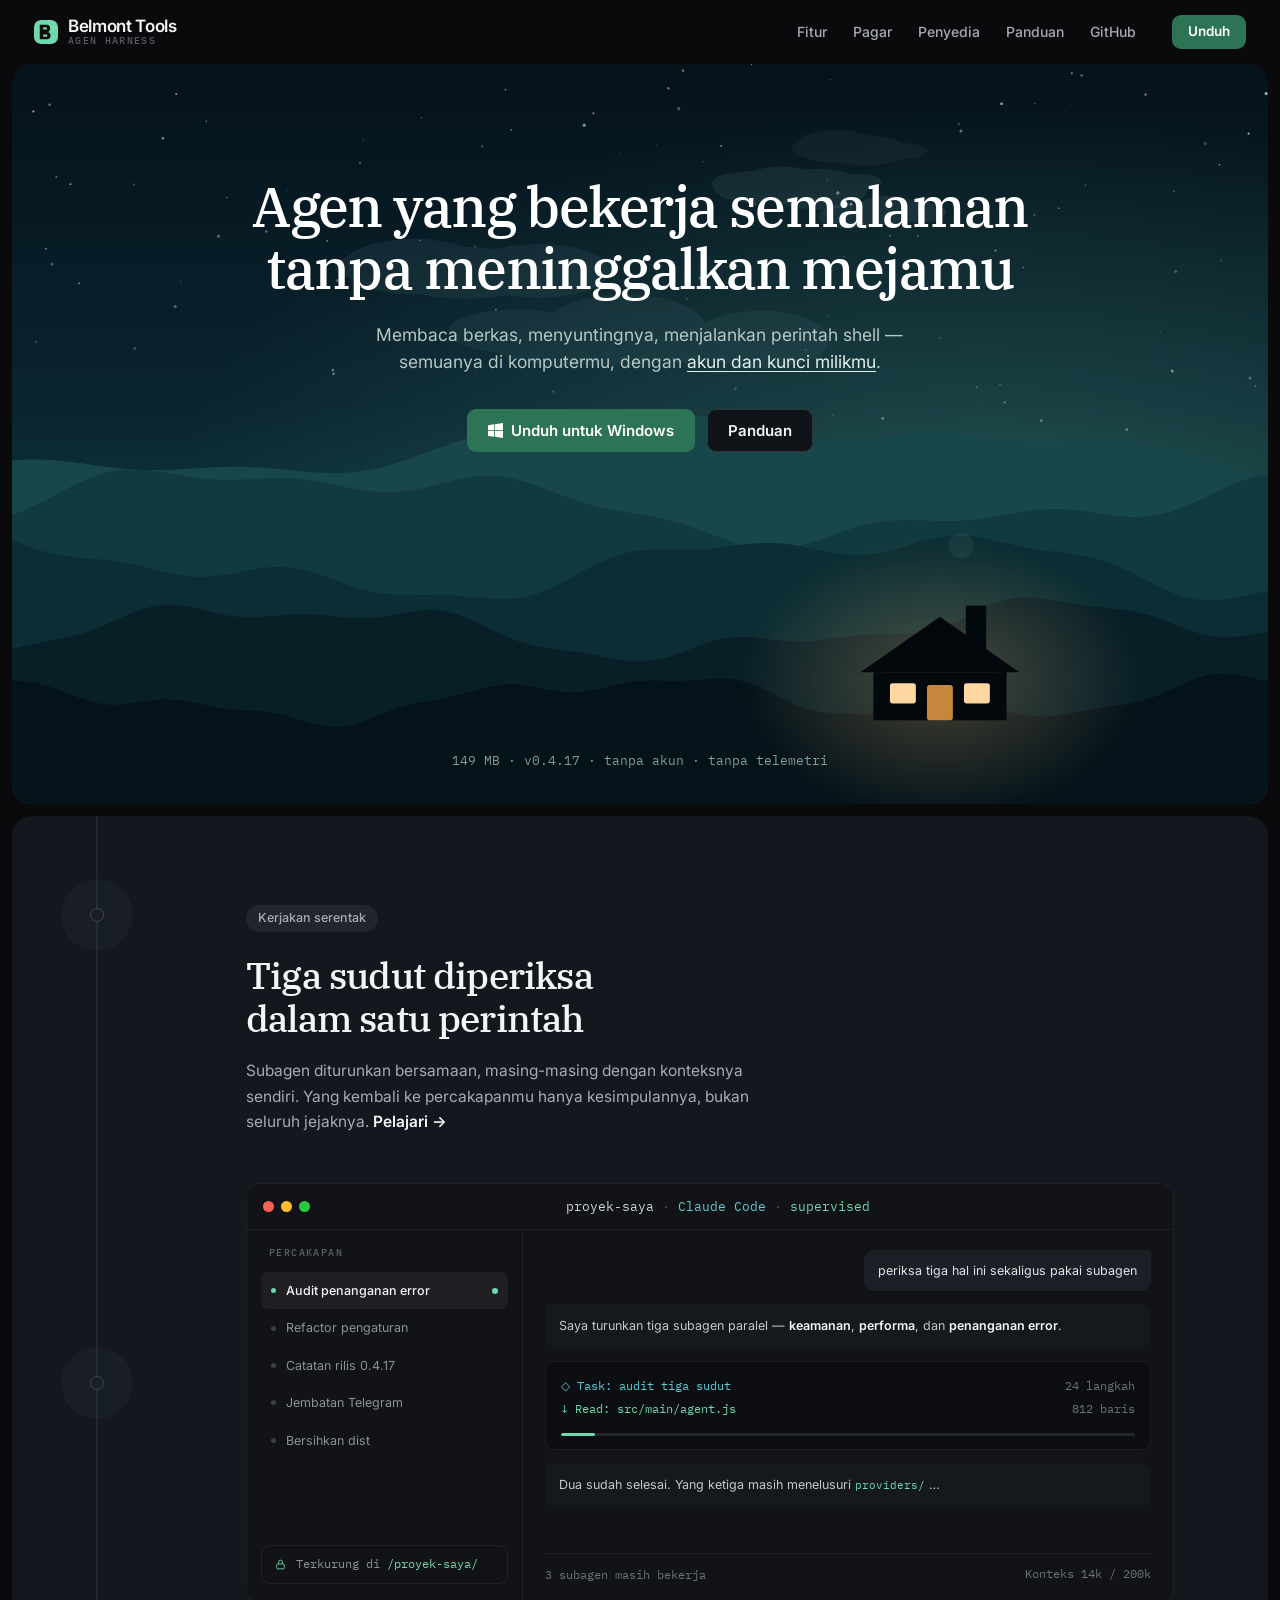
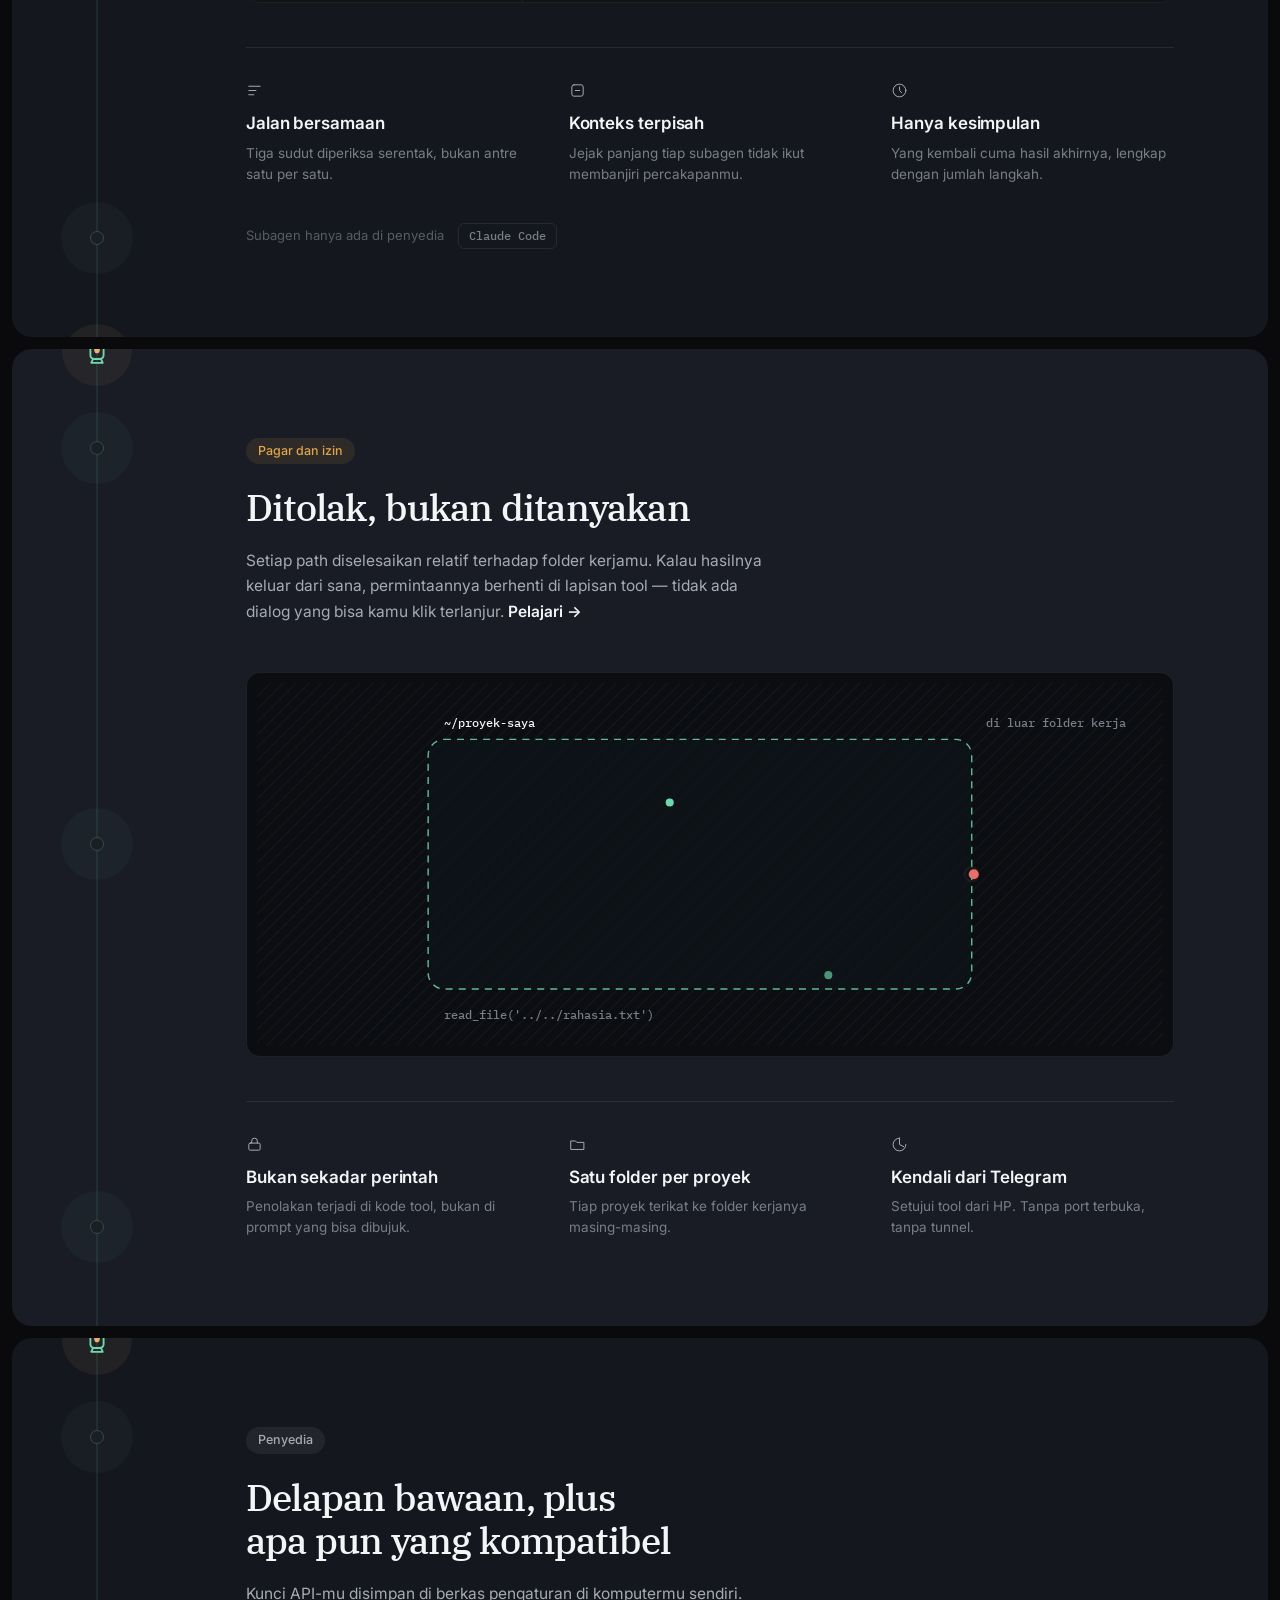
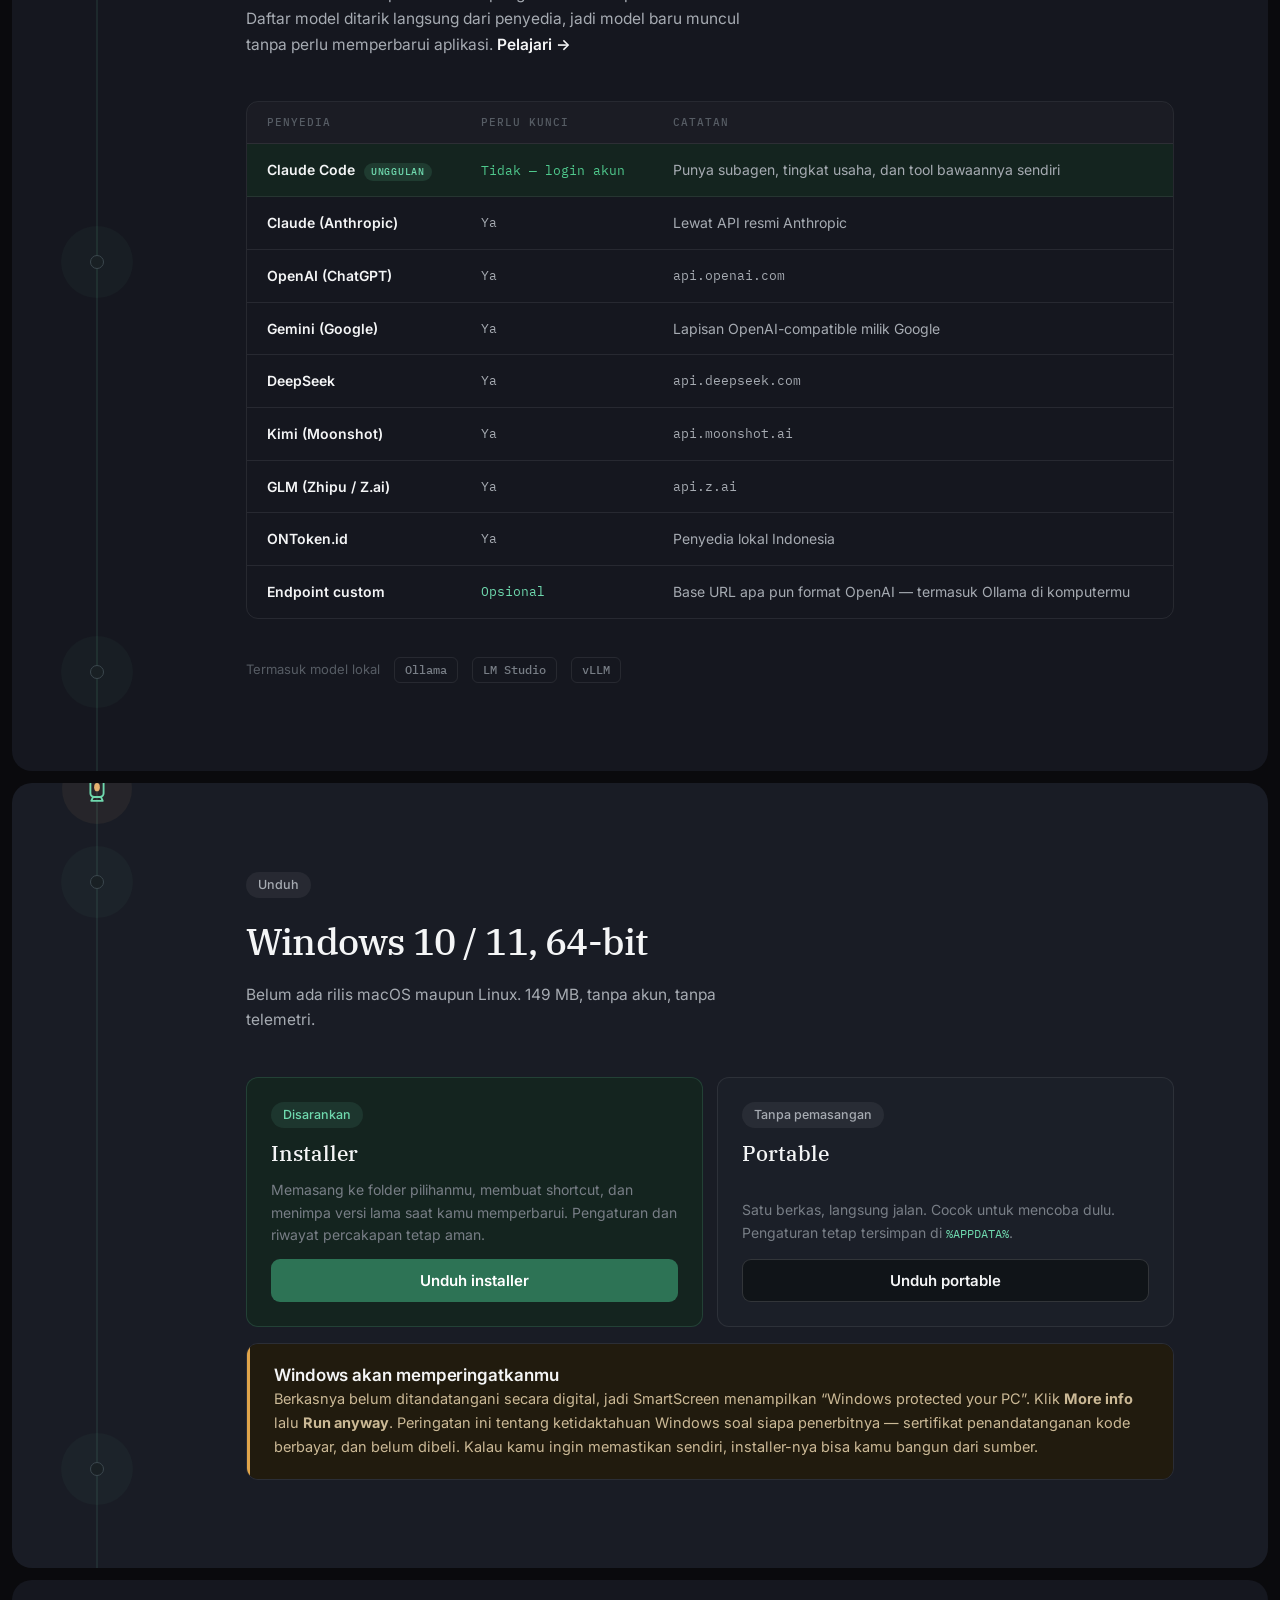
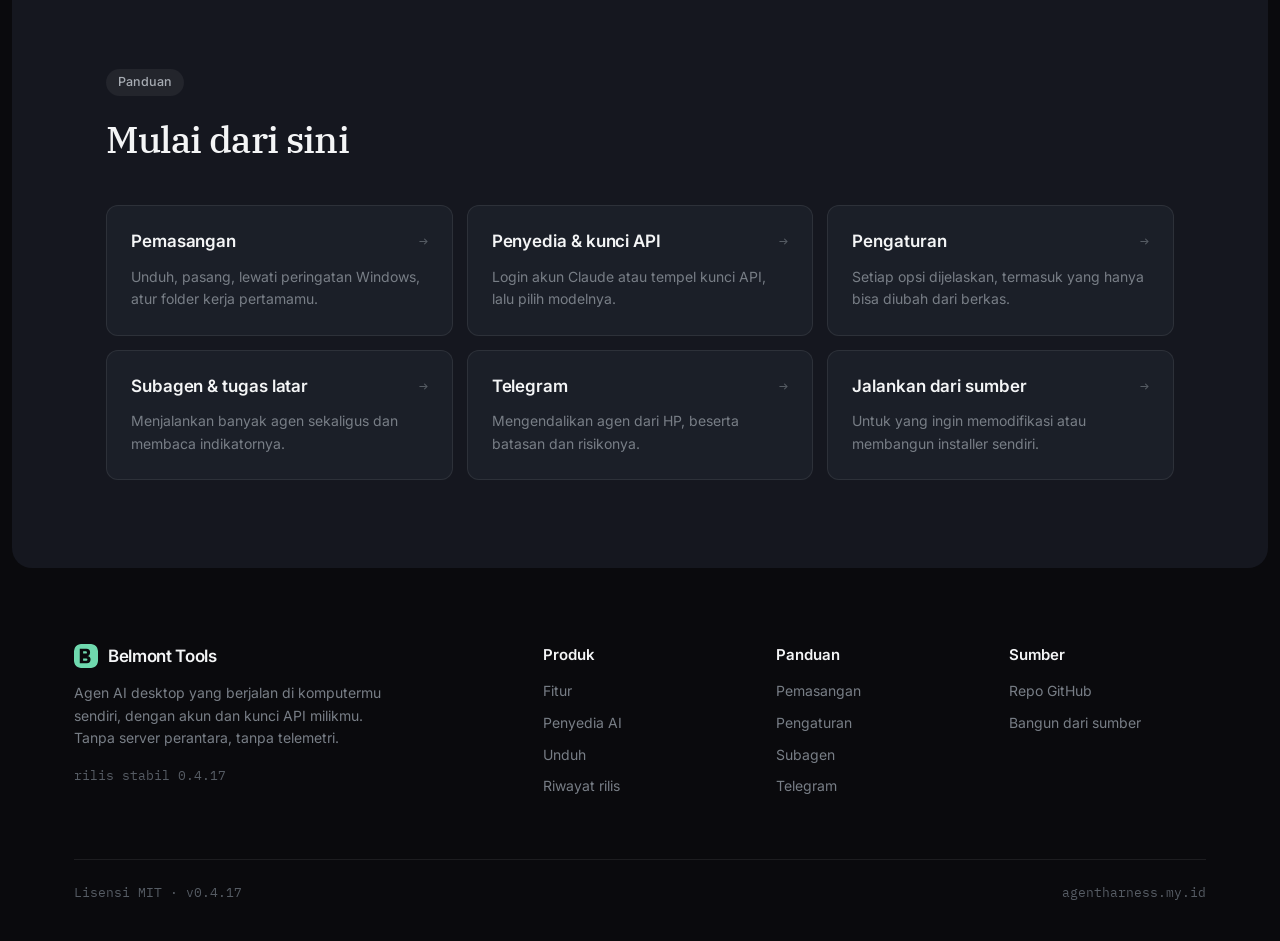
<file: index.html>
<!DOCTYPE html>
<html lang="id">
<head>
<meta charset="utf-8">
<meta name="viewport" content="width=device-width, initial-scale=1">
<title>Belmont Tools — agen AI desktop untuk Windows</title>
<meta name="description" content="Agen AI desktop yang berjalan di komputermu sendiri. Mendukung Claude Code, Anthropic, OpenAI, Gemini, DeepSeek, Kimi, GLM, dan endpoint OpenAI-compatible apa pun.">
<link rel="canonical" href="https://agentharness.my.id/">
<link rel="icon" href="/favicon.ico" sizes="32x32">
<link rel="icon" href="/favicon.svg" type="image/svg+xml">
<link rel="apple-touch-icon" href="/apple-touch-icon.png">
<meta property="og:type" content="website">
<meta property="og:url" content="https://agentharness.my.id/">
<meta property="og:title" content="Belmont Tools — agen AI desktop untuk Windows">
<meta property="og:description" content="Agen AI desktop yang berjalan di komputermu sendiri, dengan akun dan kunci API milikmu. Tanpa server perantara, tanpa telemetri.">
<link rel="preconnect" href="https://fonts.googleapis.com">
<link rel="preconnect" href="https://fonts.gstatic.com" crossorigin>
<link rel="stylesheet" href="https://fonts.googleapis.com/css2?family=IBM+Plex+Serif:wght@400;500&family=Inter:wght@400;500;600&family=IBM+Plex+Mono:wght@400;500&display=swap">
<link rel="stylesheet" href="aset/gaya.css">
</head>
<body>

<a class="lewati" href="#isi">Lewati ke isi</a>

<header class="kepala">
  <div class="bungkus kepala-isi">
    <a class="merek" href="index.html">
      <svg viewBox="0 0 100 100" aria-hidden="true"><rect width="100" height="100" rx="24" fill="#6fd9ae"/><path fill="#0a0a0d" fill-rule="evenodd" d="M24 20H52a15 15 0 010 30H24Zm0 30h30a15 15 0 010 30H24Zm14-20h11a5 5 0 010 10H38Zm0 30h13a5 5 0 010 10H38Z"/></svg>
      <span class="merek-teks">
        <b>Belmont Tools</b>
        <span>AGEN HARNESS</span>
      </span>
    </a>
    <nav class="nav">
      <a href="#fitur">Fitur</a>
      <a href="#pagar">Pagar</a>
      <a href="#penyedia">Penyedia</a>
      <a href="panduan/pasang.html">Panduan</a>
      <a href="https://github.com/sinichi-edogawa/belmont" class="sembunyi-hp">GitHub</a>
    </nav>
    <a class="tombol tombol-utama tombol-kecil" href="#unduh">Unduh</a>
  </div>
</header>

<main id="isi">

<!-- ===================== HERO ===================== -->
<section class="panel p-hero">
  <div class="hero-isi">
    <h1>Agen yang bekerja semalaman<br>tanpa meninggalkan mejamu</h1>
    <p>
      Membaca berkas, menyuntingnya, menjalankan perintah shell — semuanya di
      komputermu, dengan <a href="panduan/provider.html">akun dan kunci milikmu</a>.
    </p>
    <div class="hero-tbl">
      <a class="tombol tombol-utama" href="https://github.com/sinichi-edogawa/belmont/releases/download/windows-latest/Belmont-Tools-Setup.exe">
        <svg viewBox="0 0 24 24" aria-hidden="true"><path d="M0 3.449L9.75 2.1v9.451H0m10.949-9.602L24 0v11.4H10.949M0 12.6h9.75v9.451L0 20.699M10.949 12.6H24V24l-12.949-1.801"/></svg>
        Unduh untuk Windows
      </a>
      <a class="tombol tombol-sunyi" href="panduan/pasang.html">Panduan</a>
    </div>
  </div>
  <p class="hero-ket">149 MB · v0.4.17 · tanpa akun · tanpa telemetri</p>
</section>

<!-- ===================== SUBAGEN ===================== -->
<section class="panel" id="fitur">
  <div class="dalam">
    <div class="alur" aria-hidden="true">
      <i class="simpul a"></i><i class="simpul b"></i><i class="simpul c"></i>
      <span class="lentera"><svg viewBox="0 0 24 30" fill="none" stroke="#6fd9ae" stroke-width="1.3" stroke-linecap="round" stroke-linejoin="round" aria-hidden="true"><path d="M12 1.5v2.6"/><path d="M8 5.2h8l-1.1 1.8H9.1z"/><rect x="7.4" y="7.4" width="9.2" height="13.4" rx="2.4"/><path d="M9.2 21h5.6l1.2 2.6H8z"/><ellipse cx="12" cy="14.1" rx="2" ry="2.9" fill="#ffc47a" stroke="none"><animate attributeName="opacity" values=".72;1;.72" dur="3.6s" repeatCount="indefinite"/></ellipse></svg></span>
    </div>

    <div class="teks">
      <span class="pil">Kerjakan serentak</span>
      <h2>Tiga sudut diperiksa<br>dalam satu perintah</h2>
      <p>
        Subagen diturunkan bersamaan, masing-masing dengan konteksnya sendiri.
        Yang kembali ke percakapanmu hanya kesimpulannya, bukan seluruh jejaknya.
        <a class="pelajari" href="panduan/subagent.html">Pelajari →</a>
      </p>
    </div>

    <!-- Ilustrasi antarmuka — digambar, bukan tangkapan layar. -->
    <div class="panggung panggung-lega">
      <div class="jendela" aria-hidden="true">
        <div class="j-bar">
          <span class="lampu"><i style="background:#ff5f57"></i><i style="background:#febc2e"></i><i style="background:#28c840"></i></span>
          <span class="j-tajuk">proyek-saya <span class="t">·</span> <span class="sian">Claude Code</span> <span class="t">·</span> <span class="hijau">supervised</span></span>
        </div>

        <div class="j-isi">
          <aside class="j-samping">
            <p class="j-label">Percakapan</p>
            <div class="j-chat aktif"><i></i><span>Audit penanganan error</span><b></b></div>
            <div class="j-chat"><i></i><span>Refactor pengaturan</span></div>
            <div class="j-chat"><i></i><span>Catatan rilis 0.4.17</span></div>
            <div class="j-chat"><i></i><span>Jembatan Telegram</span></div>
            <div class="j-chat"><i></i><span>Bersihkan dist</span></div>
            <div class="j-kunci">
              <svg viewBox="0 0 24 24"><rect x="5" y="11" width="14" height="9" rx="2"/><path d="M8.5 11V7.5a3.5 3.5 0 017 0V11"/></svg>
              <span>Terkurung di <b>/proyek-saya/</b></span>
            </div>
          </aside>

          <div class="j-utama">
            <div class="j-user">periksa tiga hal ini sekaligus pakai subagen</div>
            <p class="j-agen">Saya turunkan tiga subagen paralel — <b>keamanan</b>, <b>performa</b>, dan <b>penanganan error</b>.</p>
            <div class="j-aliran">
              <div class="j-baris sian"><span>&#9671; Task: audit tiga sudut</span><span class="kn">24 langkah</span></div>
              <div class="j-baris hijau"><span>&#8595; Read: src/main/agent.js</span><span class="kn">812 baris</span></div>
              <div class="j-bilah"><i></i></div>
            </div>
            <p class="j-agen">Dua sudah selesai. Yang ketiga masih menelusuri <code>providers/</code> …</p>
            <div class="j-kaki">
              <span class="j-giliran"><span class="j-gulung">
                <span>3 subagen masih bekerja</span>
                <span>2 subagen masih bekerja</span>
                <span>1 subagen masih bekerja</span>
                <span>semua subagen selesai</span>
              </span></span>
              <span>Konteks 14k / 200k</span>
            </div>
          </div>
        </div>
      </div>
    </div>

    <div class="tiga">
      <div>
        <svg viewBox="0 0 24 24" aria-hidden="true"><path d="M4 6h16M4 12h10M4 18h7"/></svg>
        <h3>Jalan bersamaan</h3>
        <p>Tiga sudut diperiksa serentak, bukan antre satu per satu.</p>
      </div>
      <div>
        <svg viewBox="0 0 24 24" aria-hidden="true"><rect x="4" y="4" width="16" height="16" rx="3"/><path d="M9 12h6"/></svg>
        <h3>Konteks terpisah</h3>
        <p>Jejak panjang tiap subagen tidak ikut membanjiri percakapanmu.</p>
      </div>
      <div>
        <svg viewBox="0 0 24 24" aria-hidden="true"><circle cx="12" cy="12" r="9"/><path d="M12 7v5l3 3"/></svg>
        <h3>Hanya kesimpulan</h3>
        <p>Yang kembali cuma hasil akhirnya, lengkap dengan jumlah langkah.</p>
      </div>
    </div>

    <div class="alternatif">
      Subagen hanya ada di penyedia <span>Claude Code</span>
    </div>
  </div>
</section>

<!-- ===================== PAGAR ===================== -->
<section class="panel panel-2" id="pagar">
  <div class="dalam">
    <div class="alur" aria-hidden="true">
      <i class="simpul a"></i><i class="simpul b"></i><i class="simpul c"></i>
      <span class="lentera"><svg viewBox="0 0 24 30" fill="none" stroke="#6fd9ae" stroke-width="1.3" stroke-linecap="round" stroke-linejoin="round" aria-hidden="true"><path d="M12 1.5v2.6"/><path d="M8 5.2h8l-1.1 1.8H9.1z"/><rect x="7.4" y="7.4" width="9.2" height="13.4" rx="2.4"/><path d="M9.2 21h5.6l1.2 2.6H8z"/><ellipse cx="12" cy="14.1" rx="2" ry="2.9" fill="#ffc47a" stroke="none"><animate attributeName="opacity" values=".72;1;.72" dur="3.6s" repeatCount="indefinite"/></ellipse></svg></span>
    </div>

    <div class="teks">
      <span class="pil pil-jingga">Pagar dan izin</span>
      <h2>Ditolak, bukan ditanyakan</h2>
      <p>
        Setiap path diselesaikan relatif terhadap folder kerjamu. Kalau hasilnya
        keluar dari sana, permintaannya berhenti di lapisan tool — tidak ada
        dialog yang bisa kamu klik terlanjur.
        <a class="pelajari" href="panduan/pengaturan.html">Pelajari →</a>
      </p>
    </div>

    <!-- Diagram batas folder kerja. -->
    <div class="panggung">
      <svg viewBox="0 0 900 360" role="img" aria-label="Diagram: permintaan di dalam folder kerja diizinkan, yang menembus batas dipantulkan">
        <defs>
          <path id="bebas1" d="M250 120 C 330 90, 420 140, 500 110 C 560 90, 600 150, 520 180 C 430 215, 300 190, 250 120"/>
          <path id="bebas2" d="M300 250 C 380 280, 470 230, 540 260 C 600 285, 560 320, 470 305 C 370 288, 300 250, 300 250"/>
          <path id="tembus" d="M420 190 L 712 190 L 420 190"/>
          <pattern id="luar" width="9" height="9" patternTransform="rotate(45)" patternUnits="userSpaceOnUse">
            <line x1="0" y1="0" x2="0" y2="9" stroke="#1b1f26" stroke-width="2"/>
          </pattern>
          <style>
            .m{ font:500 12px 'IBM Plex Mono',monospace }
            .m-redup{ fill:#787e86 } .m-tinta{ fill:#f4f5f6 }
          </style>
        </defs>

        <rect x="0" y="0" width="900" height="360" fill="url(#luar)" opacity=".6"/>

        <rect x="170" y="56" width="540" height="248" rx="16"
              fill="#0e1419" stroke="#6fd9ae" stroke-width="1.4"
              stroke-dasharray="7 6" opacity=".85">
          <animate attributeName="stroke-dashoffset" values="0;-26" dur="2.6s" repeatCount="indefinite"/>
        </rect>
        <text class="m m-tinta" x="186" y="44">~/proyek-saya</text>
        <text class="m m-redup" x="724" y="44">di luar folder kerja</text>

        <circle r="4" fill="#6fd9ae"><animateMotion dur="11s" repeatCount="indefinite"><mpath href="#bebas1"/></animateMotion></circle>
        <circle r="4" fill="#6fd9ae" opacity=".65"><animateMotion dur="13s" begin="-4s" repeatCount="indefinite"><mpath href="#bebas2"/></animateMotion></circle>

        <circle r="5" fill="#e8706a">
          <animateMotion dur="6s" repeatCount="indefinite"
            keyPoints="0;.5;.5;1;0" keyTimes="0;.42;.5;.78;1" calcMode="linear">
            <mpath href="#tembus"/>
          </animateMotion>
        </circle>

        <circle cx="710" cy="190" r="6" fill="none" stroke="#e8706a" stroke-width="2" opacity="0">
          <animate attributeName="r"       values="6;6;34;34"   dur="6s" keyTimes="0;.42;.62;1"    repeatCount="indefinite"/>
          <animate attributeName="opacity" values="0;0;.85;0;0" dur="6s" keyTimes="0;.42;.48;.64;1" repeatCount="indefinite"/>
        </circle>
        <path d="M710 170 L710 210" stroke="#e8706a" stroke-width="3" opacity="0">
          <animate attributeName="opacity" values="0;0;1;0" dur="6s" keyTimes="0;.42;.46;.6" repeatCount="indefinite"/>
        </path>

        <g opacity="0">
          <animate attributeName="opacity" values="0;0;1;1;0" dur="6s" keyTimes="0;.43;.48;.72;1" repeatCount="indefinite"/>
          <rect x="726" y="172" width="86" height="24" rx="5" fill="#2f1a18" stroke="#e8706a" stroke-width=".8"/>
          <text class="m" x="769" y="189" text-anchor="middle" fill="#e8706a">DITOLAK</text>
        </g>

        <text class="m m-redup" x="186" y="334">read_file('../../rahasia.txt')</text>
        <text class="m" x="694" y="334" text-anchor="end" fill="#e8706a" opacity="0">
          <animate attributeName="opacity" values="0;0;1;1;0" dur="6s" keyTimes="0;.43;.48;.72;1" repeatCount="indefinite"/>
          ditolak di lapisan tool
        </text>
      </svg>
    </div>

    <div class="tiga">
      <div>
        <svg viewBox="0 0 24 24" aria-hidden="true"><rect x="4" y="10" width="16" height="10" rx="2"/><path d="M8 10V7a4 4 0 018 0v3"/></svg>
        <h3>Bukan sekadar perintah</h3>
        <p>Penolakan terjadi di kode tool, bukan di prompt yang bisa dibujuk.</p>
      </div>
      <div>
        <svg viewBox="0 0 24 24" aria-hidden="true"><path d="M3 7h6l2 2h10v10H3z"/></svg>
        <h3>Satu folder per proyek</h3>
        <p>Tiap proyek terikat ke folder kerjanya masing-masing.</p>
      </div>
      <div>
        <svg viewBox="0 0 24 24" aria-hidden="true"><path d="M21 12a9 9 0 11-9-9"/><path d="M12 3v9l6 3"/></svg>
        <h3>Kendali dari Telegram</h3>
        <p>Setujui tool dari HP. Tanpa port terbuka, tanpa tunnel.</p>
      </div>
    </div>
  </div>
</section>

<!-- ===================== PENYEDIA ===================== -->
<section class="panel" id="penyedia">
  <div class="dalam">
    <div class="alur" aria-hidden="true">
      <i class="simpul a"></i><i class="simpul b"></i><i class="simpul c"></i>
      <span class="lentera"><svg viewBox="0 0 24 30" fill="none" stroke="#6fd9ae" stroke-width="1.3" stroke-linecap="round" stroke-linejoin="round" aria-hidden="true"><path d="M12 1.5v2.6"/><path d="M8 5.2h8l-1.1 1.8H9.1z"/><rect x="7.4" y="7.4" width="9.2" height="13.4" rx="2.4"/><path d="M9.2 21h5.6l1.2 2.6H8z"/><ellipse cx="12" cy="14.1" rx="2" ry="2.9" fill="#ffc47a" stroke="none"><animate attributeName="opacity" values=".72;1;.72" dur="3.6s" repeatCount="indefinite"/></ellipse></svg></span>
    </div>

    <div class="teks">
      <span class="pil">Penyedia</span>
      <h2>Delapan bawaan, plus<br>apa pun yang kompatibel</h2>
      <p>
        Kunci API-mu disimpan di berkas pengaturan di komputermu sendiri. Daftar
        model ditarik langsung dari penyedia, jadi model baru muncul tanpa perlu
        memperbarui aplikasi.
        <a class="pelajari" href="panduan/provider.html">Pelajari →</a>
      </p>
    </div>

    <div class="tabel">
      <table>
        <thead><tr><th>Penyedia</th><th>Perlu kunci</th><th>Catatan</th></tr></thead>
        <tbody>
          <tr class="unggul"><td><strong>Claude Code</strong><span class="pin">UNGGULAN</span></td><td class="m" style="color:#4fc98d">Tidak — login akun</td><td>Punya subagen, tingkat usaha, dan tool bawaannya sendiri</td></tr>
          <tr><td><strong>Claude (Anthropic)</strong></td><td class="m">Ya</td><td>Lewat API resmi Anthropic</td></tr>
          <tr><td><strong>OpenAI (ChatGPT)</strong></td><td class="m">Ya</td><td class="m">api.openai.com</td></tr>
          <tr><td><strong>Gemini (Google)</strong></td><td class="m">Ya</td><td>Lapisan OpenAI-compatible milik Google</td></tr>
          <tr><td><strong>DeepSeek</strong></td><td class="m">Ya</td><td class="m">api.deepseek.com</td></tr>
          <tr><td><strong>Kimi (Moonshot)</strong></td><td class="m">Ya</td><td class="m">api.moonshot.ai</td></tr>
          <tr><td><strong>GLM (Zhipu / Z.ai)</strong></td><td class="m">Ya</td><td class="m">api.z.ai</td></tr>
          <tr><td><strong>ONToken.id</strong></td><td class="m">Ya</td><td>Penyedia lokal Indonesia</td></tr>
          <tr><td><strong>Endpoint custom</strong></td><td class="m" style="color:var(--aksen)">Opsional</td><td>Base URL apa pun format OpenAI — termasuk Ollama di komputermu</td></tr>
        </tbody>
      </table>
    </div>

    <div class="alternatif">
      Termasuk model lokal <span>Ollama</span><span>LM Studio</span><span>vLLM</span>
    </div>
  </div>
</section>

<!-- ===================== UNDUH ===================== -->
<section class="panel panel-2" id="unduh">
  <div class="dalam">
    <div class="alur" aria-hidden="true">
      <i class="simpul a"></i><i class="simpul c"></i>
      <span class="lentera"><svg viewBox="0 0 24 30" fill="none" stroke="#6fd9ae" stroke-width="1.3" stroke-linecap="round" stroke-linejoin="round" aria-hidden="true"><path d="M12 1.5v2.6"/><path d="M8 5.2h8l-1.1 1.8H9.1z"/><rect x="7.4" y="7.4" width="9.2" height="13.4" rx="2.4"/><path d="M9.2 21h5.6l1.2 2.6H8z"/><ellipse cx="12" cy="14.1" rx="2" ry="2.9" fill="#ffc47a" stroke="none"><animate attributeName="opacity" values=".72;1;.72" dur="3.6s" repeatCount="indefinite"/></ellipse></svg></span>
    </div>

    <div class="teks">
      <span class="pil">Unduh</span>
      <h2>Windows 10 / 11, 64-bit</h2>
      <p>Belum ada rilis macOS maupun Linux. 149 MB, tanpa akun, tanpa telemetri.</p>
    </div>

    <div class="petak">
      <div class="kartu kartu-tin">
        <span class="pil pil-hijau">Disarankan</span>
        <p class="jdl">Installer</p>
        <p>
          Memasang ke folder pilihanmu, membuat shortcut, dan menimpa versi lama
          saat kamu memperbarui. Pengaturan dan riwayat percakapan tetap aman.
        </p>
        <a class="tombol tombol-utama tombol-penuh" href="https://github.com/sinichi-edogawa/belmont/releases/download/windows-latest/Belmont-Tools-Setup.exe">Unduh installer</a>
      </div>
      <div class="kartu">
        <span class="pil">Tanpa pemasangan</span>
        <p class="jdl">Portable</p>
        <p>
          Satu berkas, langsung jalan. Cocok untuk mencoba dulu. Pengaturan tetap
          tersimpan di <code>%APPDATA%</code>.
        </p>
        <a class="tombol tombol-sunyi tombol-penuh" href="https://github.com/sinichi-edogawa/belmont/releases/download/windows-latest/Belmont-Tools-Portable.exe">Unduh portable</a>
      </div>
    </div>

    <div class="awas" style="margin:16px 0 0 140px">
      <div class="pita"></div>
      <div class="isi">
        <h3>Windows akan memperingatkanmu</h3>
        <p>
          Berkasnya belum ditandatangani secara digital, jadi SmartScreen menampilkan
          &ldquo;Windows protected your PC&rdquo;. Klik <strong>More info</strong> lalu
          <strong>Run anyway</strong>. Peringatan ini tentang ketidaktahuan Windows soal
          siapa penerbitnya — sertifikat penandatanganan kode berbayar, dan belum dibeli.
          Kalau kamu ingin memastikan sendiri,
          <a href="panduan/bangun.html">installer-nya bisa kamu bangun dari sumber</a>.
        </p>
      </div>
    </div>
  </div>
</section>

<!-- ===================== PANDUAN ===================== -->
<section class="panel" id="panduan">
  <div class="dalam">
    <div class="teks" style="margin-left:0">
      <span class="pil">Panduan</span>
      <h2>Mulai dari sini</h2>
    </div>
    <div class="petak petak-3" style="margin-left:0">
      <a class="kartu" href="panduan/pasang.html"><div class="kartu-judul"><h3>Pemasangan</h3><span class="panah">→</span></div><p>Unduh, pasang, lewati peringatan Windows, atur folder kerja pertamamu.</p></a>
      <a class="kartu" href="panduan/provider.html"><div class="kartu-judul"><h3>Penyedia &amp; kunci API</h3><span class="panah">→</span></div><p>Login akun Claude atau tempel kunci API, lalu pilih modelnya.</p></a>
      <a class="kartu" href="panduan/pengaturan.html"><div class="kartu-judul"><h3>Pengaturan</h3><span class="panah">→</span></div><p>Setiap opsi dijelaskan, termasuk yang hanya bisa diubah dari berkas.</p></a>
      <a class="kartu" href="panduan/subagent.html"><div class="kartu-judul"><h3>Subagen &amp; tugas latar</h3><span class="panah">→</span></div><p>Menjalankan banyak agen sekaligus dan membaca indikatornya.</p></a>
      <a class="kartu" href="panduan/telegram.html"><div class="kartu-judul"><h3>Telegram</h3><span class="panah">→</span></div><p>Mengendalikan agen dari HP, beserta batasan dan risikonya.</p></a>
      <a class="kartu" href="panduan/bangun.html"><div class="kartu-judul"><h3>Jalankan dari sumber</h3><span class="panah">→</span></div><p>Untuk yang ingin memodifikasi atau membangun installer sendiri.</p></a>
    </div>
  </div>
</section>

</main>

<footer class="kaki">
  <div class="bungkus">
    <div class="kaki-petak">
      <div class="kaki-kolom">
        <a class="merek" href="index.html">
          <svg viewBox="0 0 100 100" aria-hidden="true"><rect width="100" height="100" rx="24" fill="#6fd9ae"/><path fill="#0a0a0d" fill-rule="evenodd" d="M24 20H52a15 15 0 010 30H24Zm0 30h30a15 15 0 010 30H24Zm14-20h11a5 5 0 010 10H38Zm0 30h13a5 5 0 010 10H38Z"/></svg>
          <span class="merek-teks"><b>Belmont Tools</b></span>
        </a>
        <p>
          Agen AI desktop yang berjalan di komputermu sendiri, dengan akun dan kunci
          API milikmu. Tanpa server perantara, tanpa telemetri.
        </p>
        <span class="kaki-status">rilis stabil 0.4.17</span>
      </div>

      <div class="kaki-kolom">
        <h4>Produk</h4>
        <a class="k" href="#fitur">Fitur</a>
        <a class="k" href="#penyedia">Penyedia AI</a>
        <a class="k" href="#unduh">Unduh</a>
        <a class="k" href="https://github.com/sinichi-edogawa/belmont/releases">Riwayat rilis</a>
      </div>

      <div class="kaki-kolom">
        <h4>Panduan</h4>
        <a class="k" href="panduan/pasang.html">Pemasangan</a>
        <a class="k" href="panduan/pengaturan.html">Pengaturan</a>
        <a class="k" href="panduan/subagent.html">Subagen</a>
        <a class="k" href="panduan/telegram.html">Telegram</a>
      </div>

      <div class="kaki-kolom">
        <h4>Sumber</h4>
        <a class="k" href="https://github.com/sinichi-edogawa/belmont">Repo GitHub</a>
        <a class="k" href="panduan/bangun.html">Bangun dari sumber</a>
      </div>
    </div>

    <div class="kaki-bawah">
      <span>Lisensi MIT · v0.4.17</span>
      <span>agentharness.my.id</span>
    </div>
  </div>
</footer>

</body>
</html>
</file>
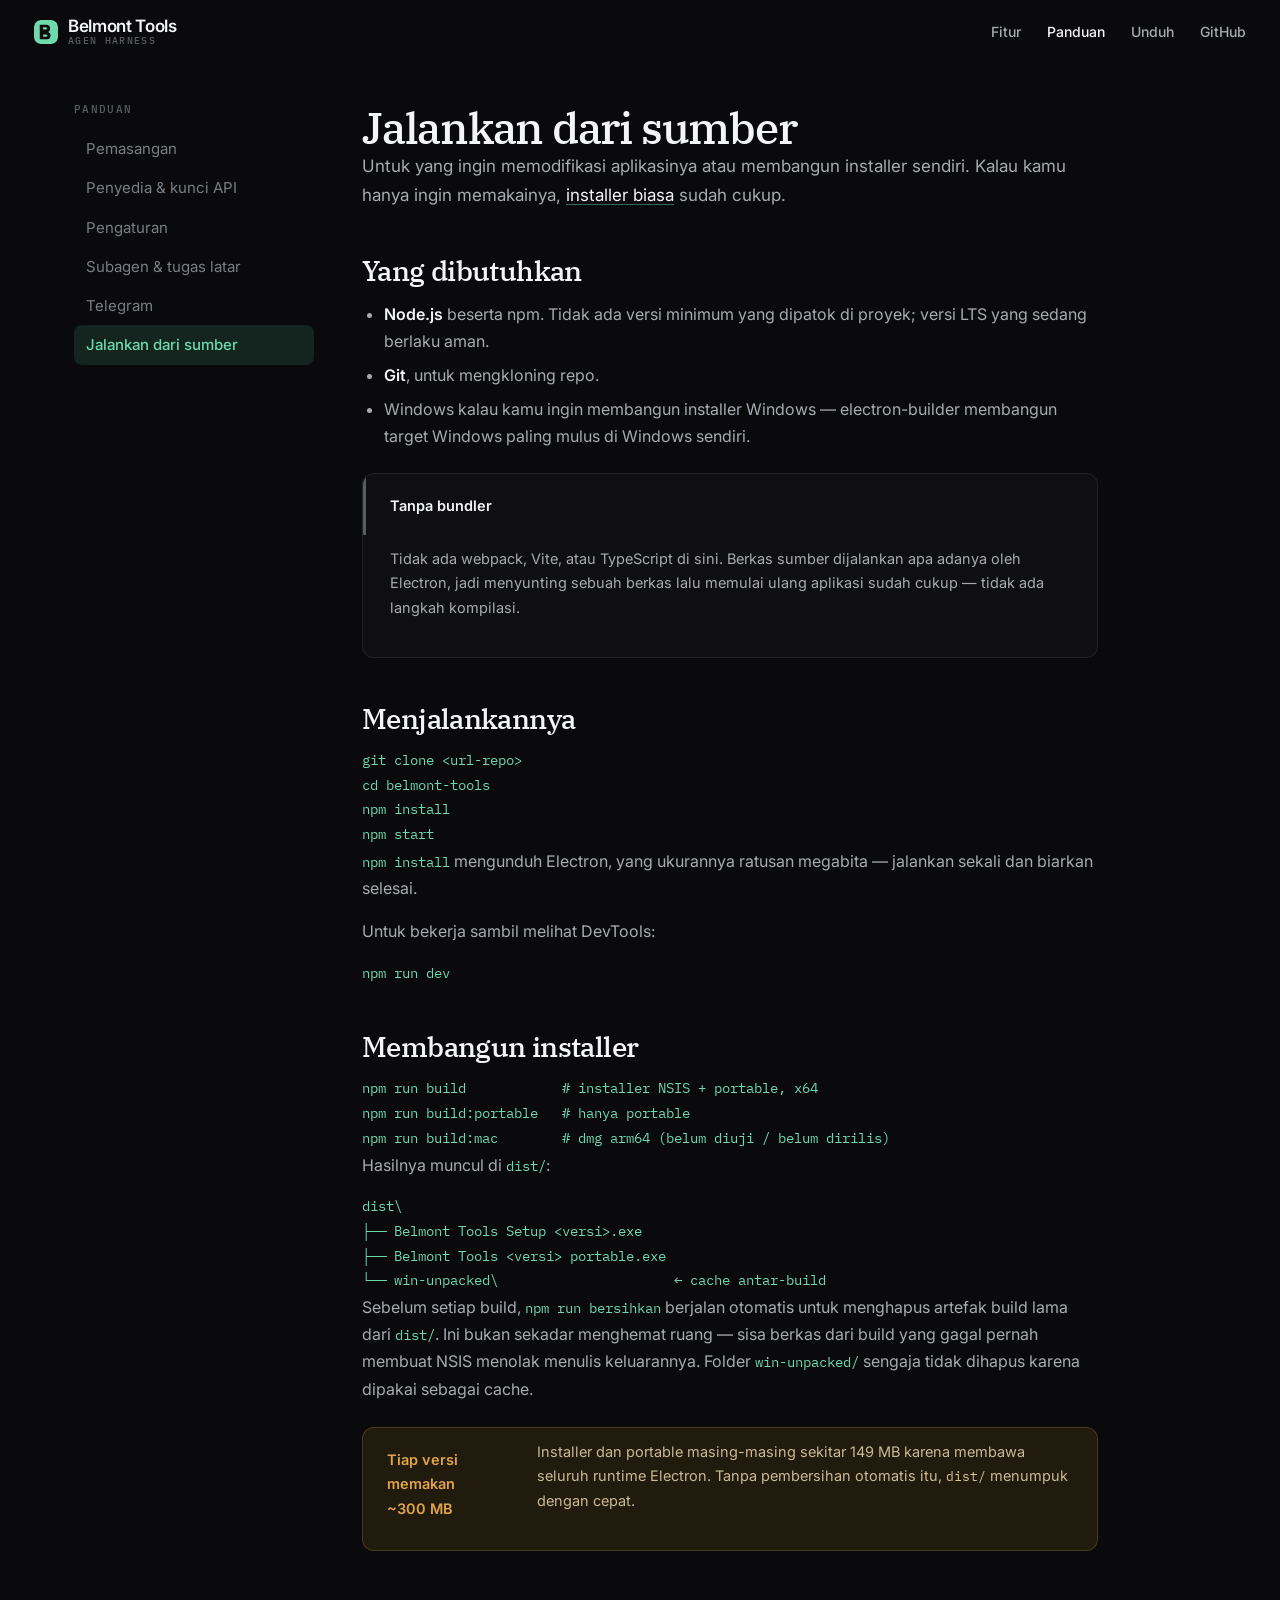
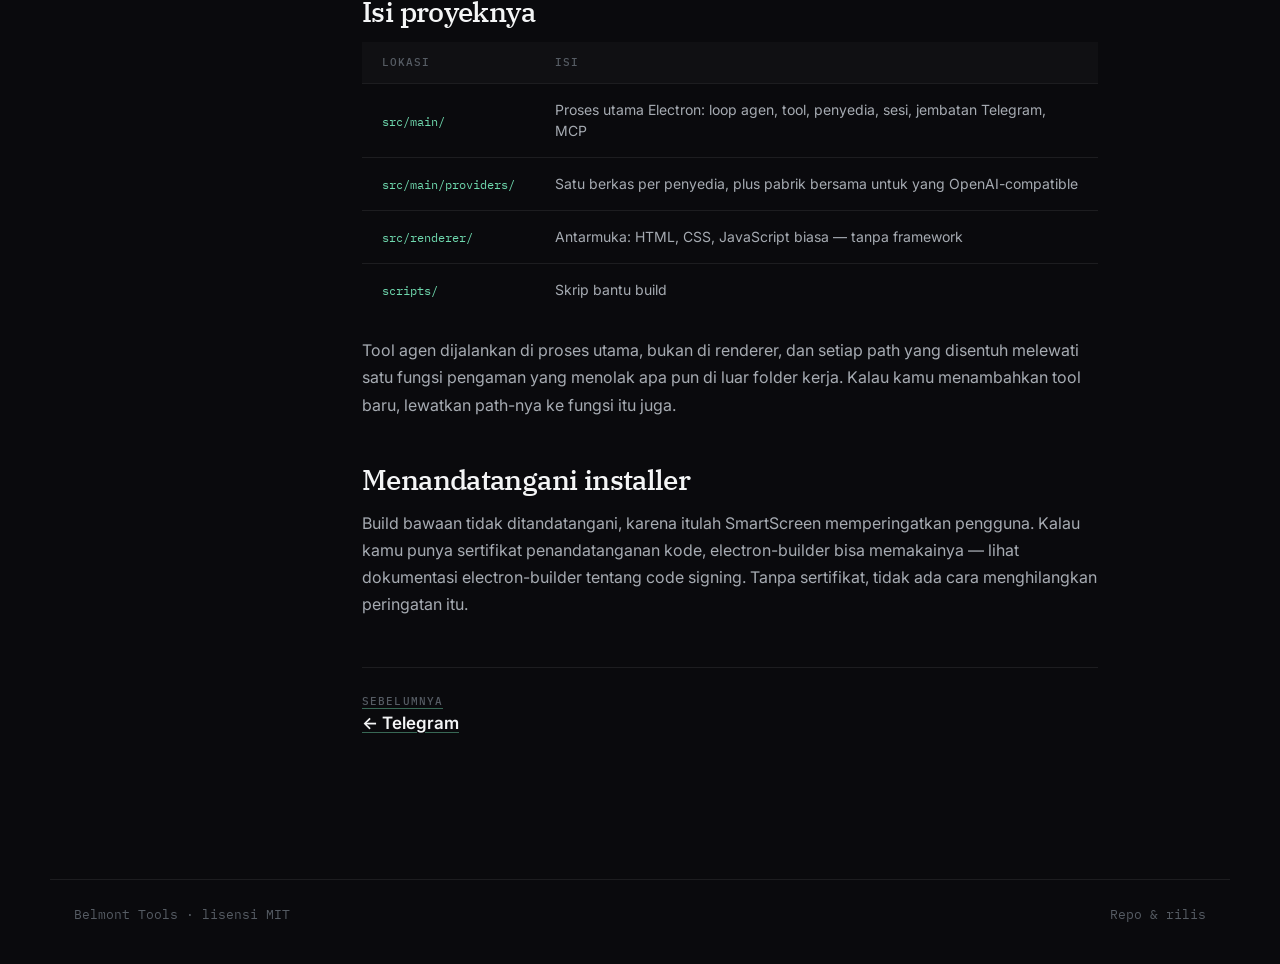
<file: panduan/bangun.html>
<!DOCTYPE html>
<html lang="id">
<head>
<meta charset="utf-8">
<meta name="viewport" content="width=device-width, initial-scale=1">
<title>Jalankan dari sumber — Belmont Tools</title>
<meta name="description" content="Menjalankan Belmont Tools dari kode sumber dengan Electron, dan membangun installer Windows sendiri dengan electron-builder.">
<link rel="canonical" href="https://agentharness.my.id/panduan/bangun.html">
<link rel="icon" href="/favicon.ico" sizes="32x32">
<link rel="icon" href="/favicon.svg" type="image/svg+xml">
<link rel="apple-touch-icon" href="/apple-touch-icon.png">
<link rel="preconnect" href="https://fonts.googleapis.com">
<link rel="preconnect" href="https://fonts.gstatic.com" crossorigin>
<link rel="stylesheet" href="https://fonts.googleapis.com/css2?family=IBM+Plex+Serif:wght@400;500&family=Inter:wght@400;500;600&family=IBM+Plex+Mono:wght@400;500&display=swap">
<link rel="stylesheet" href="../aset/gaya.css">
</head>
<body>

<a class="lewati" href="#isi">Lewati ke isi</a>

<div class="aura" aria-hidden="true"><i></i><i></i><i></i></div>

<header class="kepala">
  <div class="bungkus kepala-isi">
    <a class="merek" href="../index.html">
      <svg viewBox="0 0 100 100" aria-hidden="true"><rect width="100" height="100" rx="24" fill="#6fd9ae"/><path fill="#0a0a0d" fill-rule="evenodd" d="M24 20H52a15 15 0 010 30H24Zm0 30h30a15 15 0 010 30H24Zm14-20h11a5 5 0 010 10H38Zm0 30h13a5 5 0 010 10H38Z"/></svg>
      <span class="merek-teks">
        <b>Belmont Tools</b>
        <span>AGEN HARNESS</span>
      </span>
    </a>
    <nav class="nav">
      <a href="../index.html#fitur">Fitur</a>
      <a href="pasang.html" aria-current="page">Panduan</a>
      <a href="../index.html#unduh">Unduh</a>
      <a href="https://github.com/sinichi-edogawa/belmont" class="sembunyi-hp">GitHub</a>
    </nav>
  </div>
</header>

<main class="bungkus doc" id="isi">

  <aside class="doc-samping">
    <p class="kecil-huruf">Panduan</p>
    <ul>
      <li><a href="pasang.html">Pemasangan</a></li>
      <li><a href="provider.html">Penyedia &amp; kunci API</a></li>
      <li><a href="pengaturan.html">Pengaturan</a></li>
      <li><a href="subagent.html">Subagen &amp; tugas latar</a></li>
      <li><a href="telegram.html">Telegram</a></li>
      <li><a href="bangun.html" aria-current="page">Jalankan dari sumber</a></li>
    </ul>
  </aside>

  <article class="doc-isi">

    <h1>Jalankan dari sumber</h1>
    <p class="doc-ringkas">
      Untuk yang ingin memodifikasi aplikasinya atau membangun installer sendiri.
      Kalau kamu hanya ingin memakainya,
      <a href="pasang.html">installer biasa</a> sudah cukup.
    </p>

    <h2>Yang dibutuhkan</h2>
    <ul>
      <li><strong>Node.js</strong> beserta npm. Tidak ada versi minimum yang dipatok di proyek; versi LTS yang sedang berlaku aman.</li>
      <li><strong>Git</strong>, untuk mengkloning repo.</li>
      <li>Windows kalau kamu ingin membangun installer Windows — electron-builder membangun target Windows paling mulus di Windows sendiri.</li>
    </ul>

    <div class="catatan">
      <p class="catatan-judul">Tanpa bundler</p>
      <p>
        Tidak ada webpack, Vite, atau TypeScript di sini. Berkas sumber dijalankan apa adanya
        oleh Electron, jadi menyunting sebuah berkas lalu memulai ulang aplikasi sudah cukup —
        tidak ada langkah kompilasi.
      </p>
    </div>

    <h2>Menjalankannya</h2>
    <pre><code>git clone &lt;url-repo&gt;
cd belmont-tools
npm install
npm start</code></pre>

    <p>
      <code>npm install</code> mengunduh Electron, yang ukurannya ratusan megabita —
      jalankan sekali dan biarkan selesai.
    </p>

    <p>Untuk bekerja sambil melihat DevTools:</p>
    <pre><code>npm run dev</code></pre>

    <h2>Membangun installer</h2>
    <pre><code>npm run build            # installer NSIS + portable, x64
npm run build:portable   # hanya portable
npm run build:mac        # dmg arm64 (belum diuji / belum dirilis)</code></pre>

    <p>
      Hasilnya muncul di <code>dist/</code>:
    </p>
    <pre><code>dist\
├── Belmont Tools Setup &lt;versi&gt;.exe
├── Belmont Tools &lt;versi&gt; portable.exe
└── win-unpacked\                      ← cache antar-build</code></pre>

    <p>
      Sebelum setiap build, <code>npm run bersihkan</code> berjalan otomatis untuk menghapus
      artefak build lama dari <code>dist/</code>. Ini bukan sekadar menghemat ruang —
      sisa berkas dari build yang gagal pernah membuat NSIS menolak menulis keluarannya.
      Folder <code>win-unpacked/</code> sengaja tidak dihapus karena dipakai sebagai cache.
    </p>

    <div class="catatan awas">
      <p class="catatan-judul">Tiap versi memakan ~300 MB</p>
      <p>
        Installer dan portable masing-masing sekitar 149 MB karena membawa seluruh runtime
        Electron. Tanpa pembersihan otomatis itu, <code>dist/</code> menumpuk dengan cepat.
      </p>
    </div>

    <h2>Isi proyeknya</h2>
    <table>
      <thead><tr><th>Lokasi</th><th>Isi</th></tr></thead>
      <tbody>
        <tr><td><code>src/main/</code></td><td>Proses utama Electron: loop agen, tool, penyedia, sesi, jembatan Telegram, MCP</td></tr>
        <tr><td><code>src/main/providers/</code></td><td>Satu berkas per penyedia, plus pabrik bersama untuk yang OpenAI-compatible</td></tr>
        <tr><td><code>src/renderer/</code></td><td>Antarmuka: HTML, CSS, JavaScript biasa — tanpa framework</td></tr>
        <tr><td><code>scripts/</code></td><td>Skrip bantu build</td></tr>
      </tbody>
    </table>

    <p>
      Tool agen dijalankan di proses utama, bukan di renderer, dan setiap path yang disentuh
      melewati satu fungsi pengaman yang menolak apa pun di luar folder kerja. Kalau kamu
      menambahkan tool baru, lewatkan path-nya ke fungsi itu juga.
    </p>

    <h2>Menandatangani installer</h2>
    <p>
      Build bawaan tidak ditandatangani, karena itulah SmartScreen memperingatkan pengguna.
      Kalau kamu punya sertifikat penandatanganan kode, electron-builder bisa memakainya —
      lihat dokumentasi electron-builder tentang code signing. Tanpa sertifikat, tidak ada
      cara menghilangkan peringatan itu.
    </p>

    <nav class="lanjut">
      <a href="telegram.html"><span>Sebelumnya</span>← Telegram</a>
      <span></span>
    </nav>

  </article>
</main>

<footer class="kaki">
  <div class="bungkus kaki-isi">
    <span>Belmont Tools · lisensi MIT</span>
    <a href="https://github.com/sinichi-edogawa/belmont">Repo &amp; rilis</a>
  </div>
</footer>

<script src="../aset/gerak.js" defer></script>
</body>
</html>
</file>
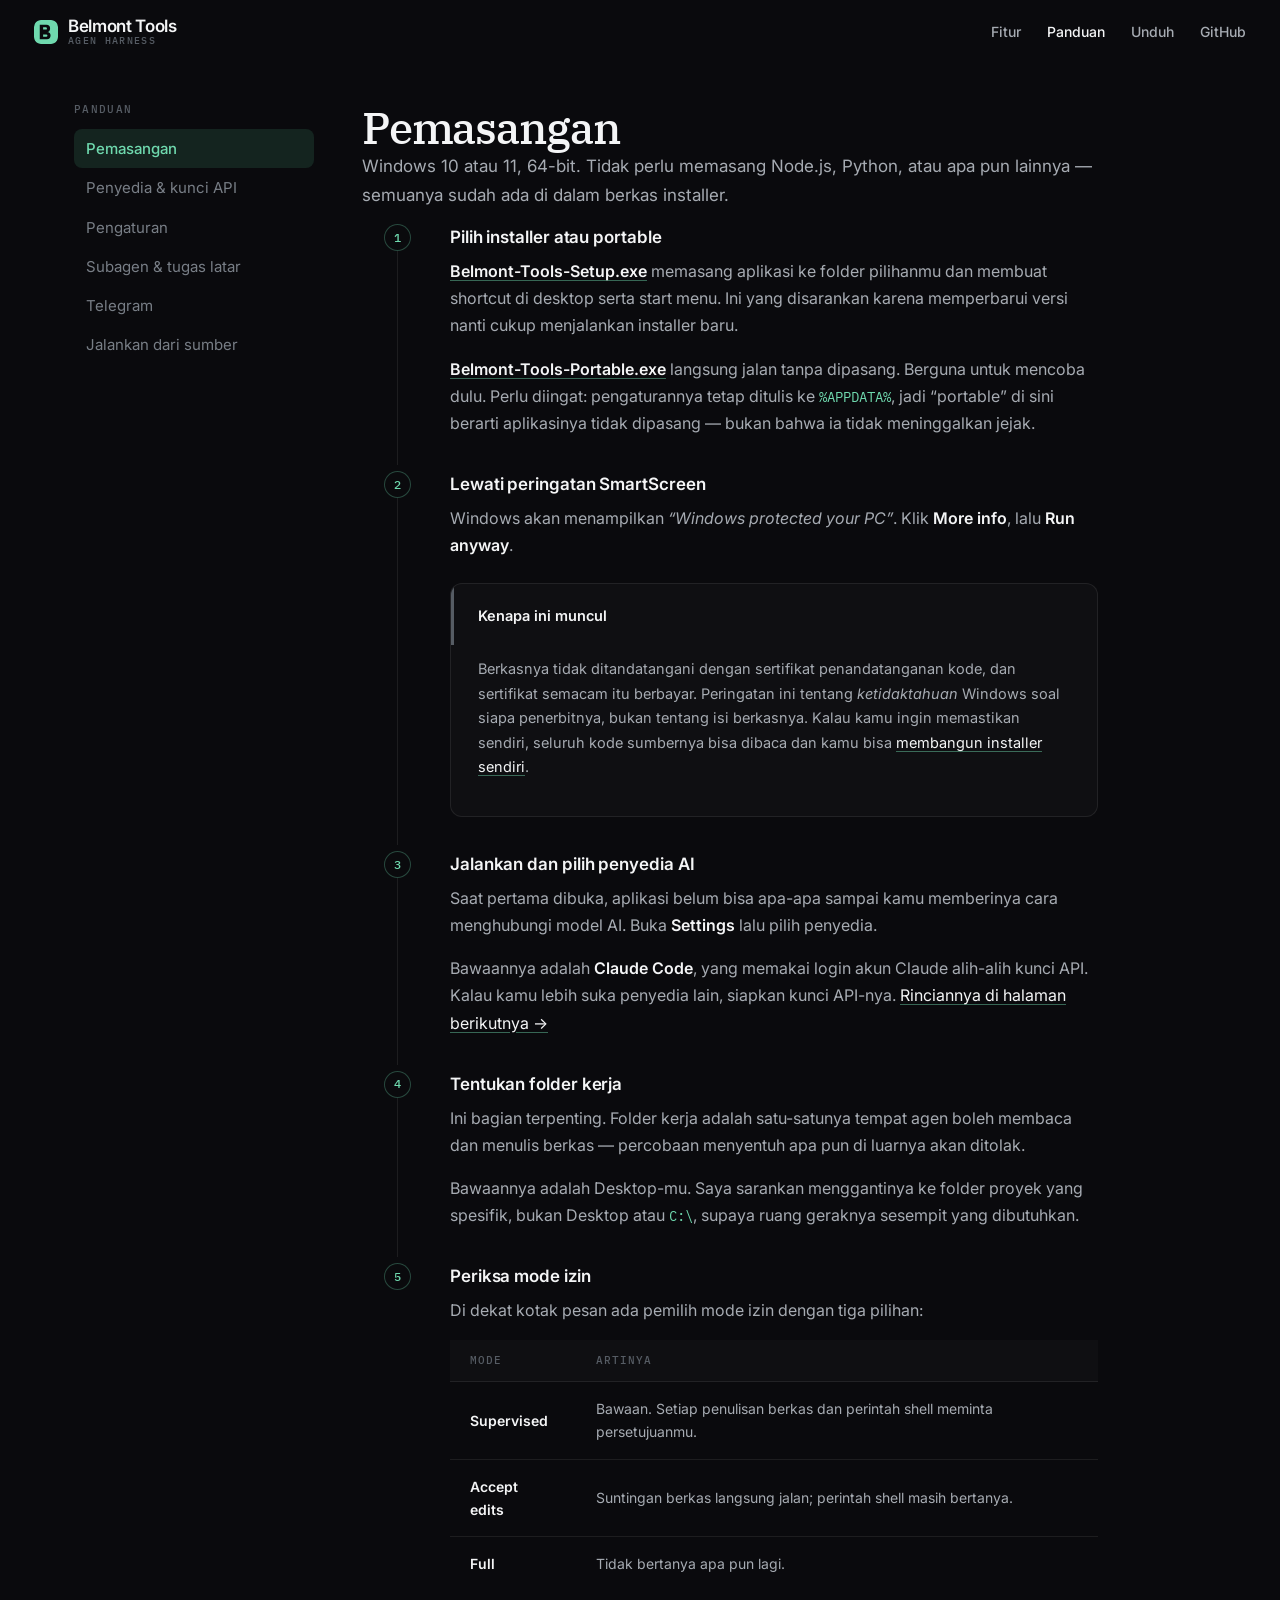
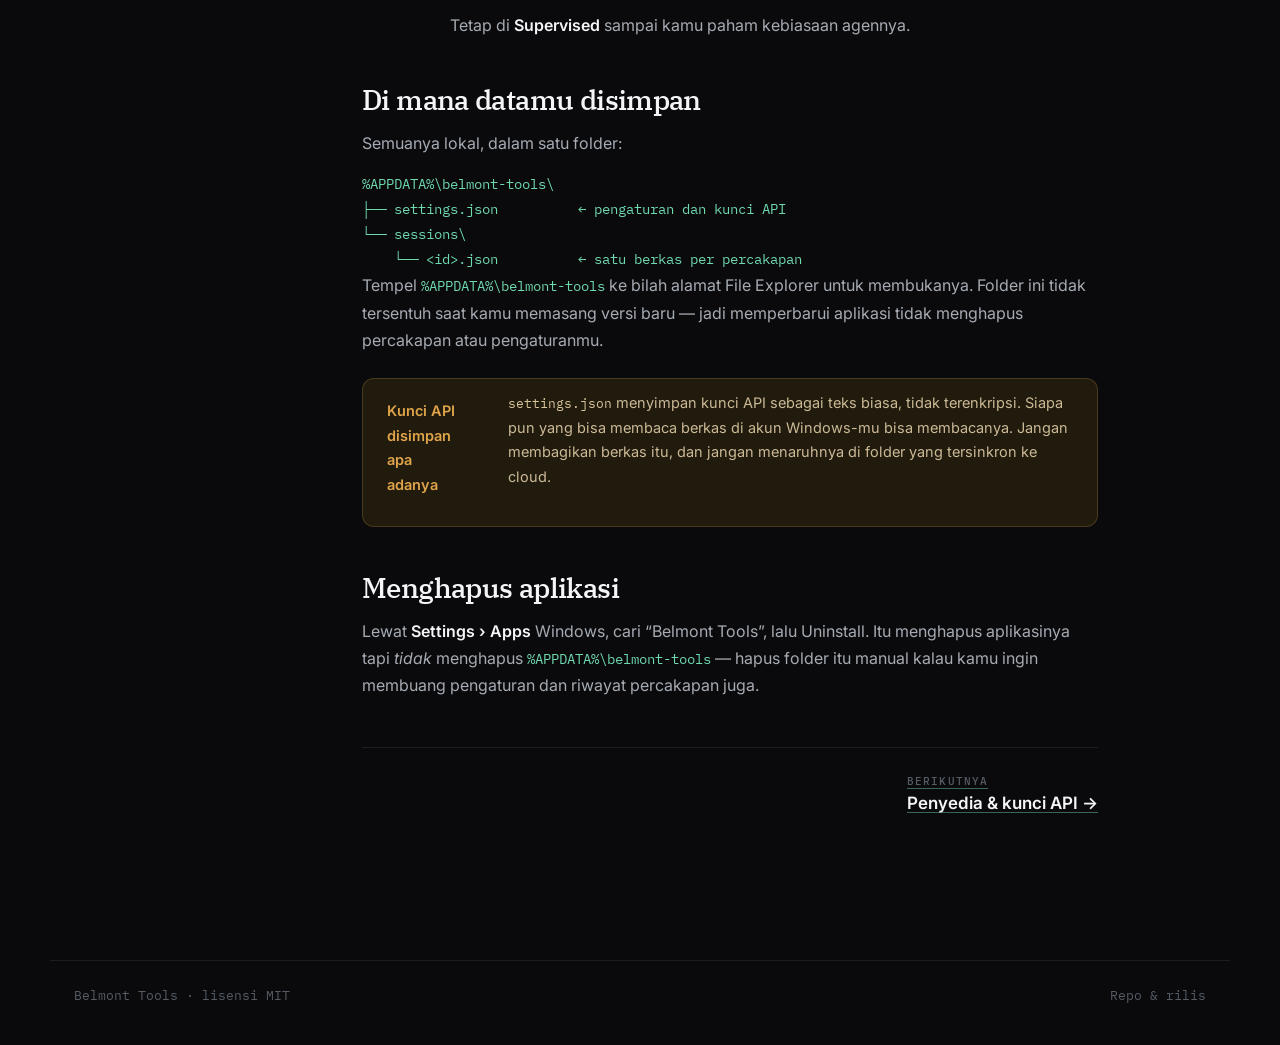
<file: panduan/pasang.html>
<!DOCTYPE html>
<html lang="id">
<head>
<meta charset="utf-8">
<meta name="viewport" content="width=device-width, initial-scale=1">
<title>Pemasangan — Belmont Tools</title>
<meta name="description" content="Cara mengunduh dan memasang Belmont Tools di Windows, melewati peringatan SmartScreen, dan mengatur folder kerja pertama.">
<link rel="canonical" href="https://agentharness.my.id/panduan/pasang.html">
<link rel="icon" href="/favicon.ico" sizes="32x32">
<link rel="icon" href="/favicon.svg" type="image/svg+xml">
<link rel="apple-touch-icon" href="/apple-touch-icon.png">
<link rel="preconnect" href="https://fonts.googleapis.com">
<link rel="preconnect" href="https://fonts.gstatic.com" crossorigin>
<link rel="stylesheet" href="https://fonts.googleapis.com/css2?family=IBM+Plex+Serif:wght@400;500&family=Inter:wght@400;500;600&family=IBM+Plex+Mono:wght@400;500&display=swap">
<link rel="stylesheet" href="../aset/gaya.css">
</head>
<body>

<a class="lewati" href="#isi">Lewati ke isi</a>

<div class="aura" aria-hidden="true"><i></i><i></i><i></i></div>

<header class="kepala">
  <div class="bungkus kepala-isi">
    <a class="merek" href="../index.html">
      <svg viewBox="0 0 100 100" aria-hidden="true"><rect width="100" height="100" rx="24" fill="#6fd9ae"/><path fill="#0a0a0d" fill-rule="evenodd" d="M24 20H52a15 15 0 010 30H24Zm0 30h30a15 15 0 010 30H24Zm14-20h11a5 5 0 010 10H38Zm0 30h13a5 5 0 010 10H38Z"/></svg>
      <span class="merek-teks">
        <b>Belmont Tools</b>
        <span>AGEN HARNESS</span>
      </span>
    </a>
    <nav class="nav">
      <a href="../index.html#fitur">Fitur</a>
      <a href="pasang.html" aria-current="page">Panduan</a>
      <a href="../index.html#unduh">Unduh</a>
      <a href="https://github.com/sinichi-edogawa/belmont" class="sembunyi-hp">GitHub</a>
    </nav>
  </div>
</header>

<main class="bungkus doc" id="isi">

  <aside class="doc-samping">
    <p class="kecil-huruf">Panduan</p>
    <ul>
      <li><a href="pasang.html" aria-current="page">Pemasangan</a></li>
      <li><a href="provider.html">Penyedia &amp; kunci API</a></li>
      <li><a href="pengaturan.html">Pengaturan</a></li>
      <li><a href="subagent.html">Subagen &amp; tugas latar</a></li>
      <li><a href="telegram.html">Telegram</a></li>
      <li><a href="bangun.html">Jalankan dari sumber</a></li>
    </ul>
  </aside>

  <article class="doc-isi">

    <h1>Pemasangan</h1>
    <p class="doc-ringkas">
      Windows 10 atau 11, 64-bit. Tidak perlu memasang Node.js, Python, atau apa pun lainnya —
      semuanya sudah ada di dalam berkas installer.
    </p>

    <ol class="langkah">
      <li>
        <h3>Pilih installer atau portable</h3>
        <p>
          <a href="https://github.com/sinichi-edogawa/belmont/releases/download/windows-latest/Belmont-Tools-Setup.exe"><strong>Belmont-Tools-Setup.exe</strong></a>
          memasang aplikasi ke folder pilihanmu dan membuat shortcut di desktop serta start menu.
          Ini yang disarankan karena memperbarui versi nanti cukup menjalankan installer baru.
        </p>
        <p>
          <a href="https://github.com/sinichi-edogawa/belmont/releases/download/windows-latest/Belmont-Tools-Portable.exe"><strong>Belmont-Tools-Portable.exe</strong></a>
          langsung jalan tanpa dipasang. Berguna untuk mencoba dulu. Perlu diingat:
          pengaturannya tetap ditulis ke <code>%APPDATA%</code>, jadi &ldquo;portable&rdquo; di sini
          berarti aplikasinya tidak dipasang — bukan bahwa ia tidak meninggalkan jejak.
        </p>
      </li>

      <li>
        <h3>Lewati peringatan SmartScreen</h3>
        <p>
          Windows akan menampilkan <em>&ldquo;Windows protected your PC&rdquo;</em>.
          Klik <strong>More info</strong>, lalu <strong>Run anyway</strong>.
        </p>
        <div class="catatan">
          <p class="catatan-judul">Kenapa ini muncul</p>
          <p>
            Berkasnya tidak ditandatangani dengan sertifikat penandatanganan kode, dan sertifikat
            semacam itu berbayar. Peringatan ini tentang <em>ketidaktahuan</em> Windows soal
            siapa penerbitnya, bukan tentang isi berkasnya. Kalau kamu ingin memastikan sendiri,
            seluruh kode sumbernya bisa dibaca dan kamu bisa
            <a href="bangun.html">membangun installer sendiri</a>.
          </p>
        </div>
      </li>

      <li>
        <h3>Jalankan dan pilih penyedia AI</h3>
        <p>
          Saat pertama dibuka, aplikasi belum bisa apa-apa sampai kamu memberinya cara
          menghubungi model AI. Buka <strong>Settings</strong> lalu pilih penyedia.
        </p>
        <p>
          Bawaannya adalah <strong>Claude Code</strong>, yang memakai login akun Claude
          alih-alih kunci API. Kalau kamu lebih suka penyedia lain, siapkan kunci API-nya.
          <a href="provider.html">Rinciannya di halaman berikutnya →</a>
        </p>
      </li>

      <li>
        <h3>Tentukan folder kerja</h3>
        <p>
          Ini bagian terpenting. Folder kerja adalah satu-satunya tempat agen boleh membaca
          dan menulis berkas — percobaan menyentuh apa pun di luarnya akan ditolak.
        </p>
        <p>
          Bawaannya adalah Desktop-mu. Saya sarankan menggantinya ke folder proyek yang
          spesifik, bukan Desktop atau <code>C:\</code>, supaya ruang geraknya sesempit
          yang dibutuhkan.
        </p>
      </li>

      <li>
        <h3>Periksa mode izin</h3>
        <p>
          Di dekat kotak pesan ada pemilih mode izin dengan tiga pilihan:
        </p>
        <table>
          <thead><tr><th>Mode</th><th>Artinya</th></tr></thead>
          <tbody>
            <tr><td><strong>Supervised</strong></td><td>Bawaan. Setiap penulisan berkas dan perintah shell meminta persetujuanmu.</td></tr>
            <tr><td><strong>Accept edits</strong></td><td>Suntingan berkas langsung jalan; perintah shell masih bertanya.</td></tr>
            <tr><td><strong>Full</strong></td><td>Tidak bertanya apa pun lagi.</td></tr>
          </tbody>
        </table>
        <p>
          Tetap di <strong>Supervised</strong> sampai kamu paham kebiasaan agennya.
        </p>
      </li>
    </ol>

    <h2>Di mana datamu disimpan</h2>
    <p>
      Semuanya lokal, dalam satu folder:
    </p>
    <pre><code>%APPDATA%\belmont-tools\
├── settings.json          ← pengaturan dan kunci API
└── sessions\
    └── &lt;id&gt;.json          ← satu berkas per percakapan</code></pre>
    <p>
      Tempel <code>%APPDATA%\belmont-tools</code> ke bilah alamat File Explorer untuk membukanya.
      Folder ini tidak tersentuh saat kamu memasang versi baru — jadi memperbarui aplikasi
      tidak menghapus percakapan atau pengaturanmu.
    </p>

    <div class="catatan awas">
      <p class="catatan-judul">Kunci API disimpan apa adanya</p>
      <p>
        <code>settings.json</code> menyimpan kunci API sebagai teks biasa, tidak terenkripsi.
        Siapa pun yang bisa membaca berkas di akun Windows-mu bisa membacanya. Jangan
        membagikan berkas itu, dan jangan menaruhnya di folder yang tersinkron ke cloud.
      </p>
    </div>

    <h2>Menghapus aplikasi</h2>
    <p>
      Lewat <strong>Settings &rsaquo; Apps</strong> Windows, cari &ldquo;Belmont Tools&rdquo;,
      lalu Uninstall. Itu menghapus aplikasinya tapi <em>tidak</em> menghapus
      <code>%APPDATA%\belmont-tools</code> — hapus folder itu manual kalau kamu ingin
      membuang pengaturan dan riwayat percakapan juga.
    </p>

    <nav class="lanjut">
      <span></span>
      <a href="provider.html"><span>Berikutnya</span>Penyedia &amp; kunci API →</a>
    </nav>

  </article>
</main>

<footer class="kaki">
  <div class="bungkus kaki-isi">
    <span>Belmont Tools · lisensi MIT</span>
    <a href="https://github.com/sinichi-edogawa/belmont">Repo &amp; rilis</a>
  </div>
</footer>

<script src="../aset/gerak.js" defer></script>
</body>
</html>
</file>
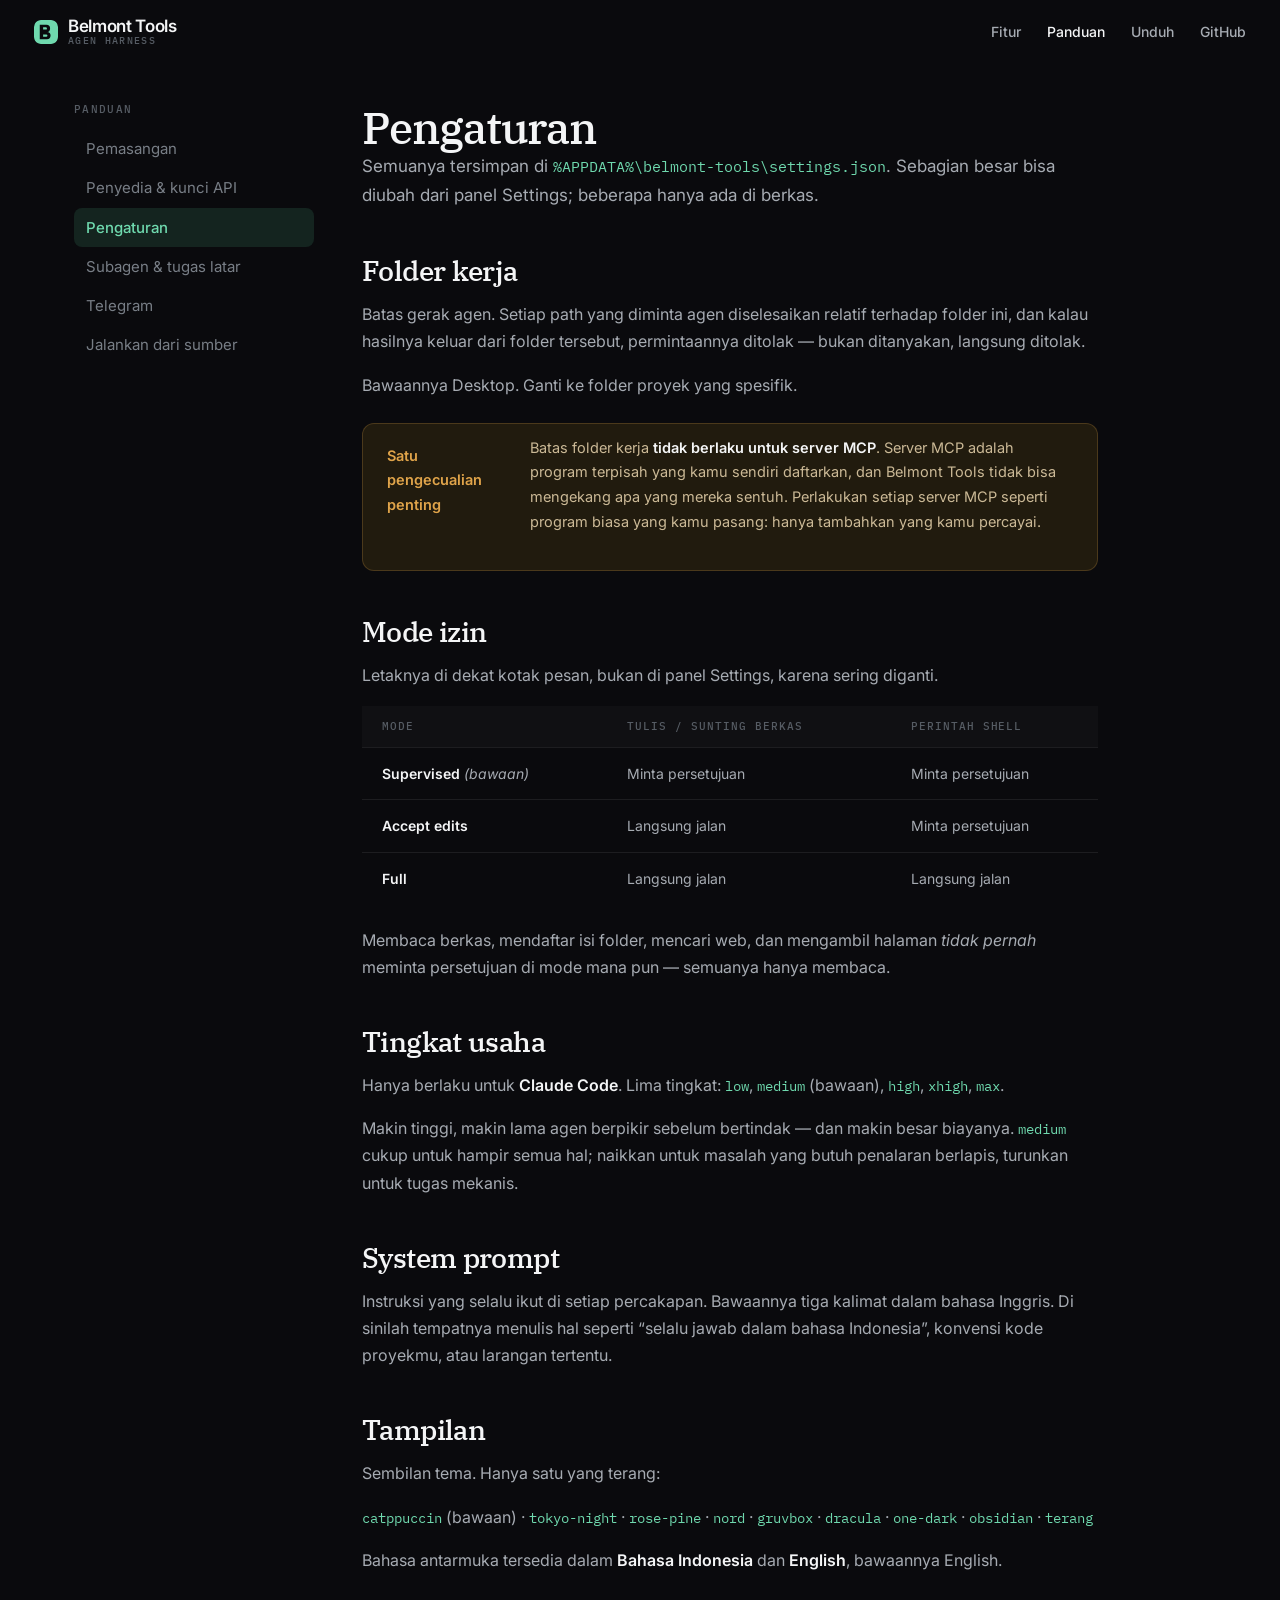
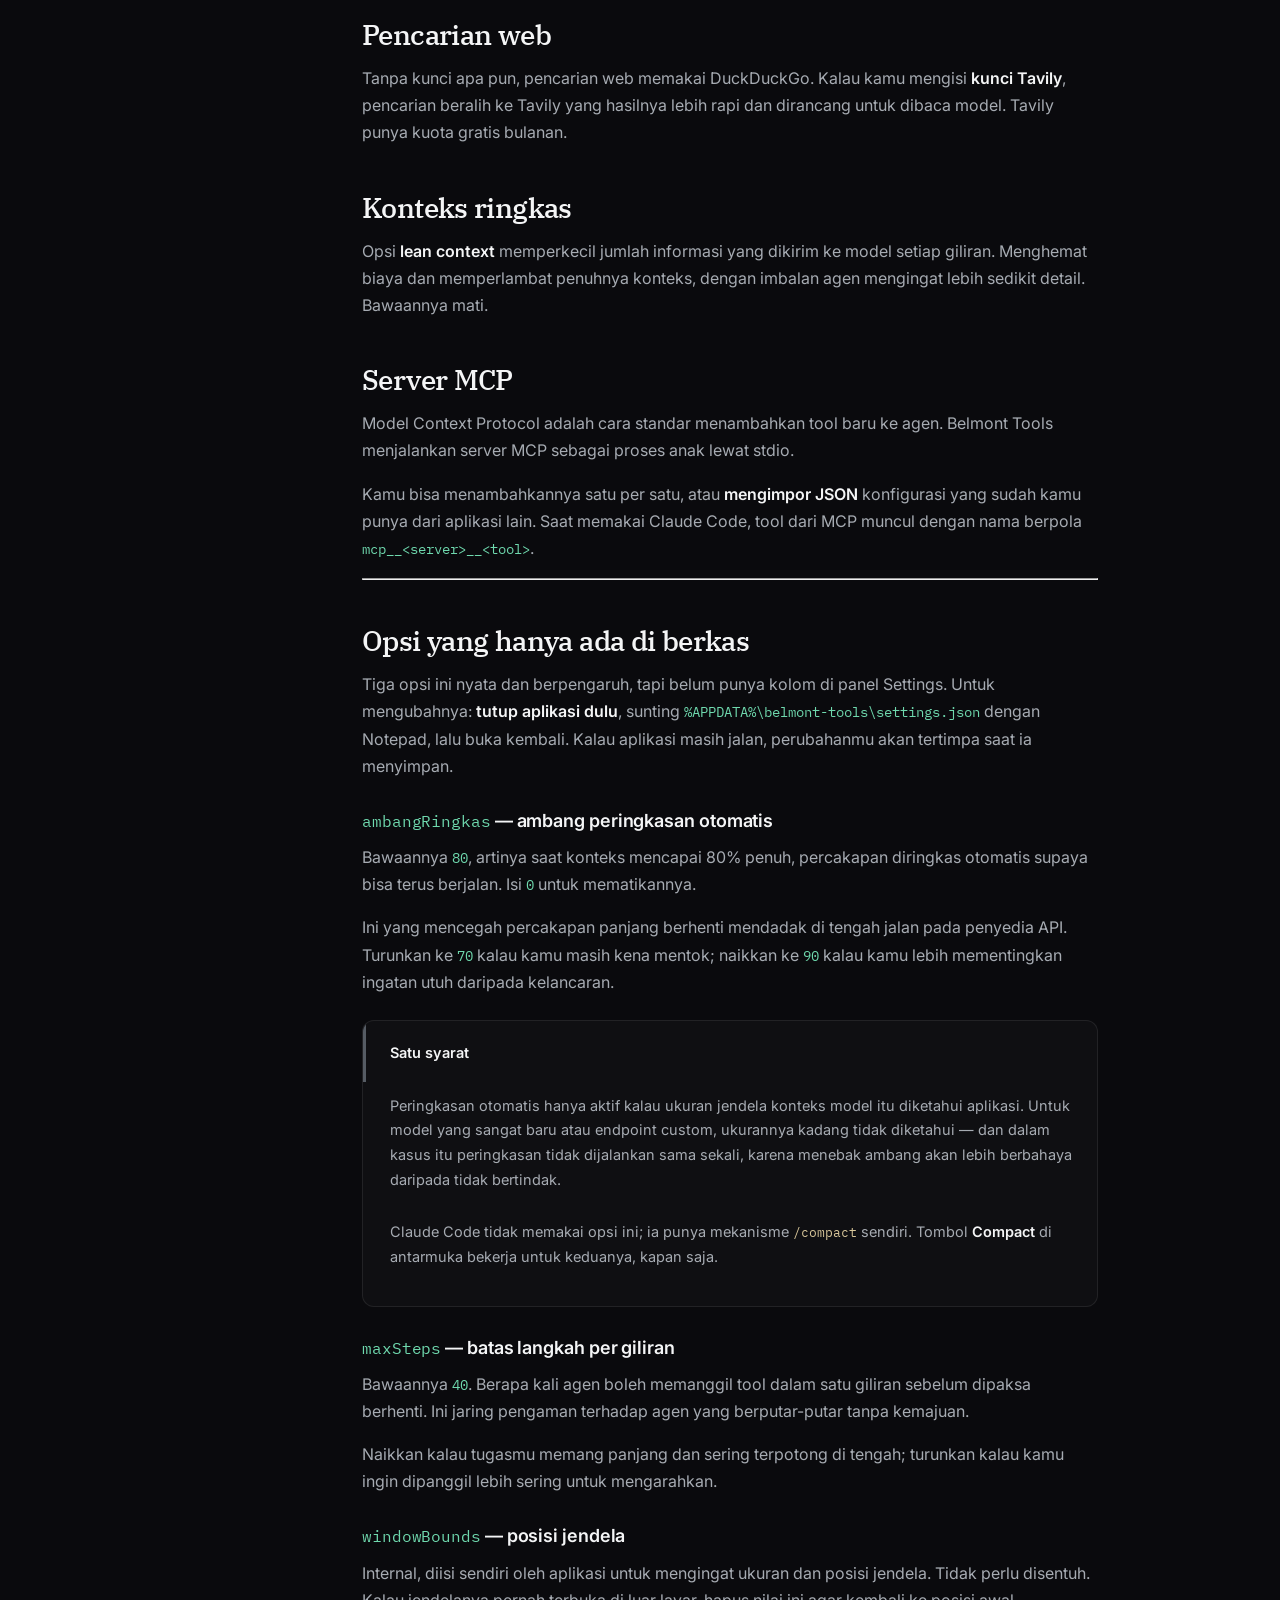
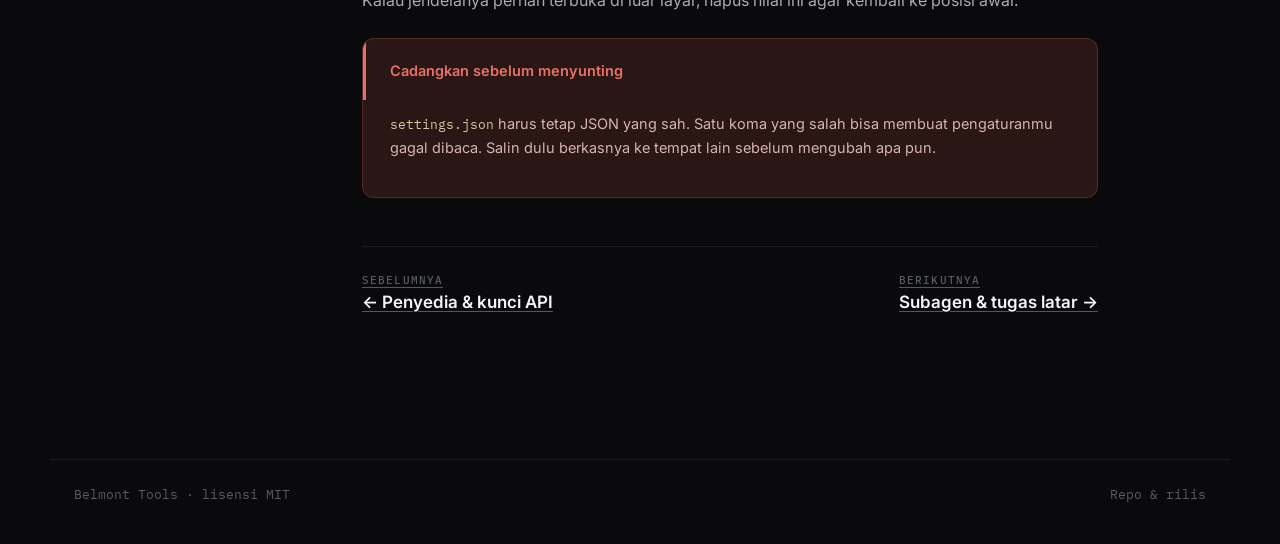
<file: panduan/pengaturan.html>
<!DOCTYPE html>
<html lang="id">
<head>
<meta charset="utf-8">
<meta name="viewport" content="width=device-width, initial-scale=1">
<title>Pengaturan — Belmont Tools</title>
<meta name="description" content="Setiap opsi pengaturan Belmont Tools dijelaskan: folder kerja, mode izin, tingkat usaha, tema, bahasa, MCP, dan opsi yang hanya bisa diubah dari settings.json.">
<link rel="canonical" href="https://agentharness.my.id/panduan/pengaturan.html">
<link rel="icon" href="/favicon.ico" sizes="32x32">
<link rel="icon" href="/favicon.svg" type="image/svg+xml">
<link rel="apple-touch-icon" href="/apple-touch-icon.png">
<link rel="preconnect" href="https://fonts.googleapis.com">
<link rel="preconnect" href="https://fonts.gstatic.com" crossorigin>
<link rel="stylesheet" href="https://fonts.googleapis.com/css2?family=IBM+Plex+Serif:wght@400;500&family=Inter:wght@400;500;600&family=IBM+Plex+Mono:wght@400;500&display=swap">
<link rel="stylesheet" href="../aset/gaya.css">
</head>
<body>

<a class="lewati" href="#isi">Lewati ke isi</a>

<div class="aura" aria-hidden="true"><i></i><i></i><i></i></div>

<header class="kepala">
  <div class="bungkus kepala-isi">
    <a class="merek" href="../index.html">
      <svg viewBox="0 0 100 100" aria-hidden="true"><rect width="100" height="100" rx="24" fill="#6fd9ae"/><path fill="#0a0a0d" fill-rule="evenodd" d="M24 20H52a15 15 0 010 30H24Zm0 30h30a15 15 0 010 30H24Zm14-20h11a5 5 0 010 10H38Zm0 30h13a5 5 0 010 10H38Z"/></svg>
      <span class="merek-teks">
        <b>Belmont Tools</b>
        <span>AGEN HARNESS</span>
      </span>
    </a>
    <nav class="nav">
      <a href="../index.html#fitur">Fitur</a>
      <a href="pasang.html" aria-current="page">Panduan</a>
      <a href="../index.html#unduh">Unduh</a>
      <a href="https://github.com/sinichi-edogawa/belmont" class="sembunyi-hp">GitHub</a>
    </nav>
  </div>
</header>

<main class="bungkus doc" id="isi">

  <aside class="doc-samping">
    <p class="kecil-huruf">Panduan</p>
    <ul>
      <li><a href="pasang.html">Pemasangan</a></li>
      <li><a href="provider.html">Penyedia &amp; kunci API</a></li>
      <li><a href="pengaturan.html" aria-current="page">Pengaturan</a></li>
      <li><a href="subagent.html">Subagen &amp; tugas latar</a></li>
      <li><a href="telegram.html">Telegram</a></li>
      <li><a href="bangun.html">Jalankan dari sumber</a></li>
    </ul>
  </aside>

  <article class="doc-isi">

    <h1>Pengaturan</h1>
    <p class="doc-ringkas">
      Semuanya tersimpan di <code>%APPDATA%\belmont-tools\settings.json</code>.
      Sebagian besar bisa diubah dari panel Settings; beberapa hanya ada di berkas.
    </p>

    <h2>Folder kerja</h2>
    <p>
      Batas gerak agen. Setiap path yang diminta agen diselesaikan relatif terhadap folder
      ini, dan kalau hasilnya keluar dari folder tersebut, permintaannya ditolak — bukan
      ditanyakan, langsung ditolak.
    </p>
    <p>
      Bawaannya Desktop. Ganti ke folder proyek yang spesifik.
    </p>
    <div class="catatan awas">
      <p class="catatan-judul">Satu pengecualian penting</p>
      <p>
        Batas folder kerja <strong>tidak berlaku untuk server MCP</strong>. Server MCP adalah
        program terpisah yang kamu sendiri daftarkan, dan Belmont Tools tidak bisa mengekang
        apa yang mereka sentuh. Perlakukan setiap server MCP seperti program biasa yang kamu
        pasang: hanya tambahkan yang kamu percayai.
      </p>
    </div>

    <h2>Mode izin</h2>
    <p>Letaknya di dekat kotak pesan, bukan di panel Settings, karena sering diganti.</p>
    <table>
      <thead><tr><th>Mode</th><th>Tulis / sunting berkas</th><th>Perintah shell</th></tr></thead>
      <tbody>
        <tr><td><strong>Supervised</strong> <em>(bawaan)</em></td><td>Minta persetujuan</td><td>Minta persetujuan</td></tr>
        <tr><td><strong>Accept edits</strong></td><td>Langsung jalan</td><td>Minta persetujuan</td></tr>
        <tr><td><strong>Full</strong></td><td>Langsung jalan</td><td>Langsung jalan</td></tr>
      </tbody>
    </table>
    <p>
      Membaca berkas, mendaftar isi folder, mencari web, dan mengambil halaman
      <em>tidak pernah</em> meminta persetujuan di mode mana pun — semuanya hanya membaca.
    </p>

    <h2>Tingkat usaha</h2>
    <p>
      Hanya berlaku untuk <strong>Claude Code</strong>. Lima tingkat:
      <code>low</code>, <code>medium</code> (bawaan), <code>high</code>, <code>xhigh</code>, <code>max</code>.
    </p>
    <p>
      Makin tinggi, makin lama agen berpikir sebelum bertindak — dan makin besar biayanya.
      <code>medium</code> cukup untuk hampir semua hal; naikkan untuk masalah yang butuh
      penalaran berlapis, turunkan untuk tugas mekanis.
    </p>

    <h2>System prompt</h2>
    <p>
      Instruksi yang selalu ikut di setiap percakapan. Bawaannya tiga kalimat dalam bahasa
      Inggris. Di sinilah tempatnya menulis hal seperti &ldquo;selalu jawab dalam bahasa
      Indonesia&rdquo;, konvensi kode proyekmu, atau larangan tertentu.
    </p>

    <h2>Tampilan</h2>
    <p>Sembilan tema. Hanya satu yang terang:</p>
    <p>
      <code>catppuccin</code> (bawaan) · <code>tokyo-night</code> · <code>rose-pine</code> ·
      <code>nord</code> · <code>gruvbox</code> · <code>dracula</code> · <code>one-dark</code> ·
      <code>obsidian</code> · <code>terang</code>
    </p>
    <p>
      Bahasa antarmuka tersedia dalam <strong>Bahasa Indonesia</strong> dan
      <strong>English</strong>, bawaannya English.
    </p>

    <h2>Pencarian web</h2>
    <p>
      Tanpa kunci apa pun, pencarian web memakai DuckDuckGo. Kalau kamu mengisi
      <strong>kunci Tavily</strong>, pencarian beralih ke Tavily yang hasilnya lebih
      rapi dan dirancang untuk dibaca model. Tavily punya kuota gratis bulanan.
    </p>

    <h2>Konteks ringkas</h2>
    <p>
      Opsi <strong>lean context</strong> memperkecil jumlah informasi yang dikirim ke model
      setiap giliran. Menghemat biaya dan memperlambat penuhnya konteks, dengan imbalan
      agen mengingat lebih sedikit detail. Bawaannya mati.
    </p>

    <h2>Server MCP</h2>
    <p>
      Model Context Protocol adalah cara standar menambahkan tool baru ke agen. Belmont Tools
      menjalankan server MCP sebagai proses anak lewat stdio.
    </p>
    <p>
      Kamu bisa menambahkannya satu per satu, atau <strong>mengimpor JSON</strong> konfigurasi
      yang sudah kamu punya dari aplikasi lain. Saat memakai Claude Code, tool dari MCP muncul
      dengan nama berpola <code>mcp__&lt;server&gt;__&lt;tool&gt;</code>.
    </p>

    <hr>

    <h2 id="tersembunyi">Opsi yang hanya ada di berkas</h2>
    <p>
      Tiga opsi ini nyata dan berpengaruh, tapi belum punya kolom di panel Settings.
      Untuk mengubahnya: <strong>tutup aplikasi dulu</strong>, sunting
      <code>%APPDATA%\belmont-tools\settings.json</code> dengan Notepad, lalu buka kembali.
      Kalau aplikasi masih jalan, perubahanmu akan tertimpa saat ia menyimpan.
    </p>

    <h3 id="ambangringkas"><code>ambangRingkas</code> — ambang peringkasan otomatis</h3>
    <p>
      Bawaannya <code>80</code>, artinya saat konteks mencapai 80% penuh, percakapan
      diringkas otomatis supaya bisa terus berjalan. Isi <code>0</code> untuk mematikannya.
    </p>
    <p>
      Ini yang mencegah percakapan panjang berhenti mendadak di tengah jalan pada penyedia API.
      Turunkan ke <code>70</code> kalau kamu masih kena mentok; naikkan ke <code>90</code>
      kalau kamu lebih mementingkan ingatan utuh daripada kelancaran.
    </p>
    <div class="catatan">
      <p class="catatan-judul">Satu syarat</p>
      <p>
        Peringkasan otomatis hanya aktif kalau ukuran jendela konteks model itu diketahui
        aplikasi. Untuk model yang sangat baru atau endpoint custom, ukurannya kadang tidak
        diketahui — dan dalam kasus itu peringkasan tidak dijalankan sama sekali, karena
        menebak ambang akan lebih berbahaya daripada tidak bertindak.
      </p>
      <p>
        Claude Code tidak memakai opsi ini; ia punya mekanisme <code>/compact</code> sendiri.
        Tombol <strong>Compact</strong> di antarmuka bekerja untuk keduanya, kapan saja.
      </p>
    </div>

    <h3><code>maxSteps</code> — batas langkah per giliran</h3>
    <p>
      Bawaannya <code>40</code>. Berapa kali agen boleh memanggil tool dalam satu giliran
      sebelum dipaksa berhenti. Ini jaring pengaman terhadap agen yang berputar-putar
      tanpa kemajuan.
    </p>
    <p>
      Naikkan kalau tugasmu memang panjang dan sering terpotong di tengah; turunkan kalau
      kamu ingin dipanggil lebih sering untuk mengarahkan.
    </p>

    <h3><code>windowBounds</code> — posisi jendela</h3>
    <p>
      Internal, diisi sendiri oleh aplikasi untuk mengingat ukuran dan posisi jendela.
      Tidak perlu disentuh. Kalau jendelanya pernah terbuka di luar layar, hapus nilai ini
      agar kembali ke posisi awal.
    </p>

    <div class="catatan bahaya">
      <p class="catatan-judul">Cadangkan sebelum menyunting</p>
      <p>
        <code>settings.json</code> harus tetap JSON yang sah. Satu koma yang salah bisa
        membuat pengaturanmu gagal dibaca. Salin dulu berkasnya ke tempat lain sebelum
        mengubah apa pun.
      </p>
    </div>

    <nav class="lanjut">
      <a href="provider.html"><span>Sebelumnya</span>← Penyedia &amp; kunci API</a>
      <a href="subagent.html"><span>Berikutnya</span>Subagen &amp; tugas latar →</a>
    </nav>

  </article>
</main>

<footer class="kaki">
  <div class="bungkus kaki-isi">
    <span>Belmont Tools · lisensi MIT</span>
    <a href="https://github.com/sinichi-edogawa/belmont">Repo &amp; rilis</a>
  </div>
</footer>

<script src="../aset/gerak.js" defer></script>
</body>
</html>
</file>
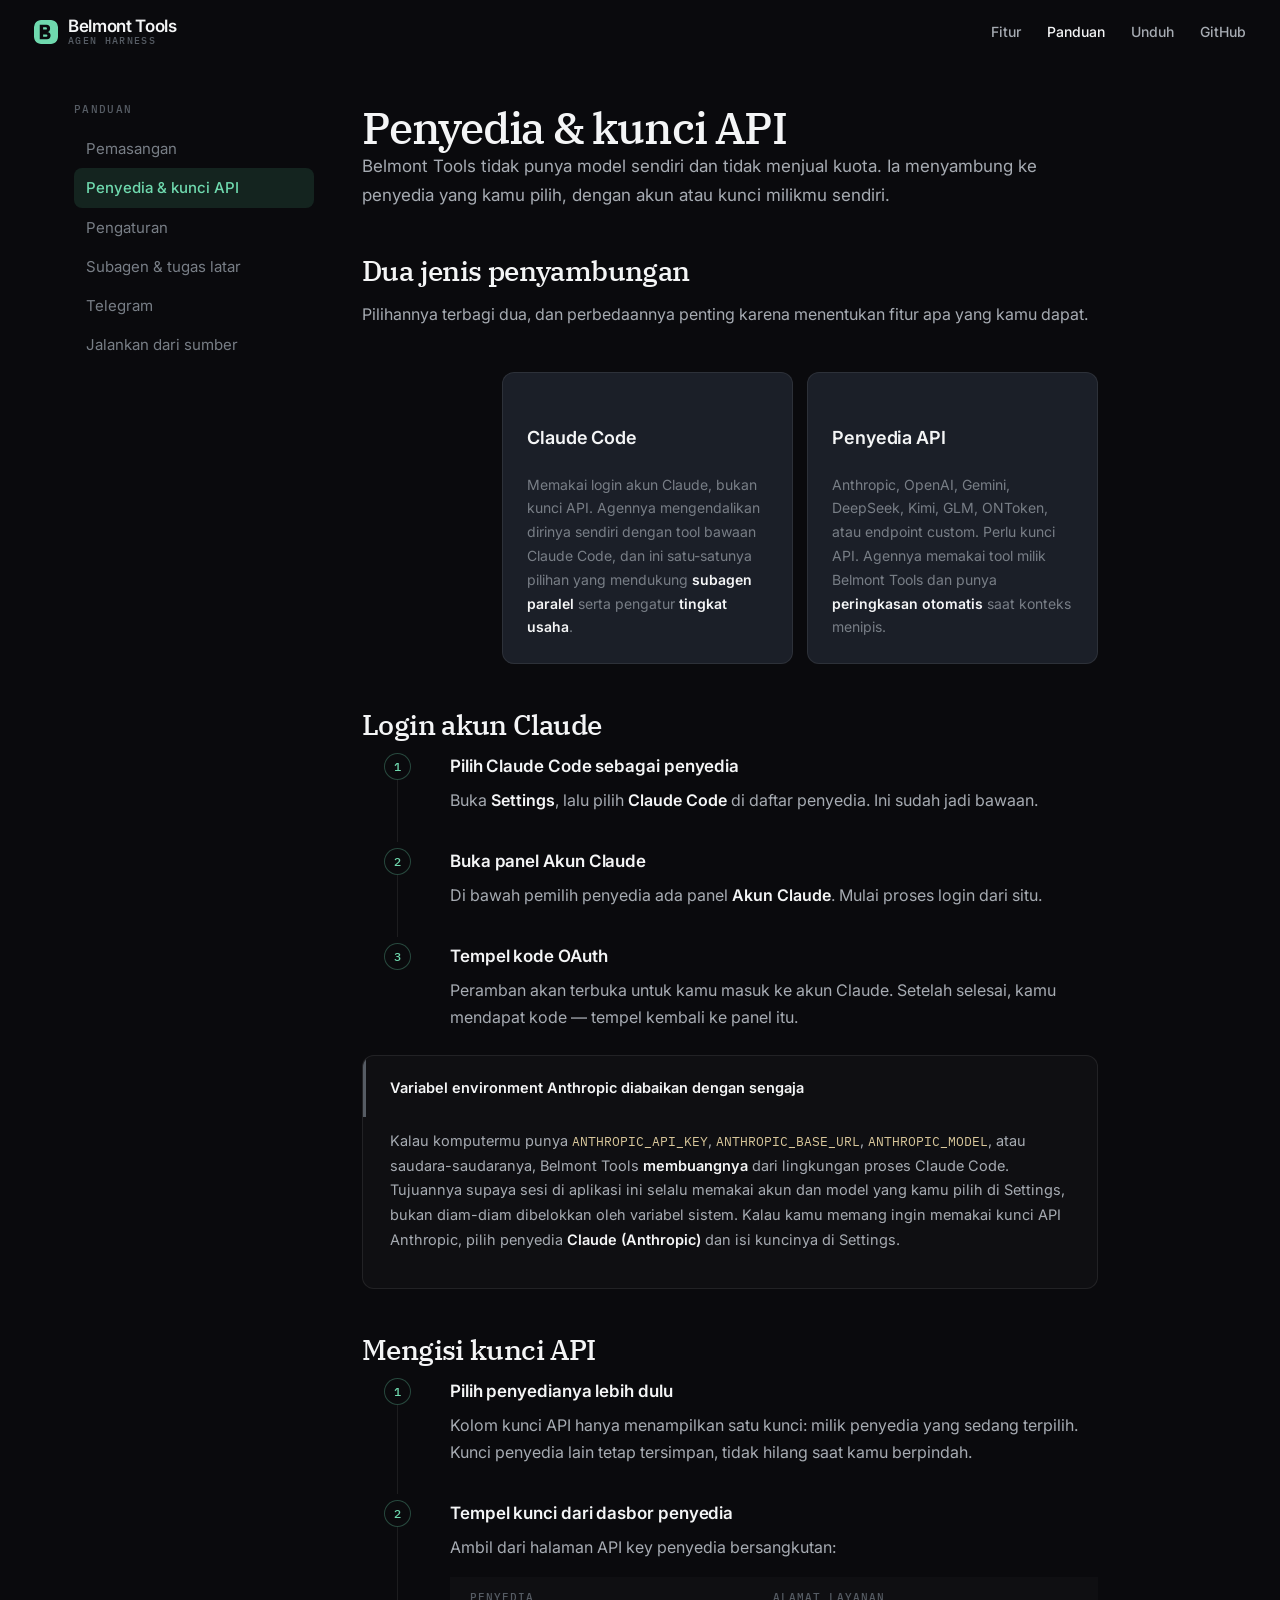
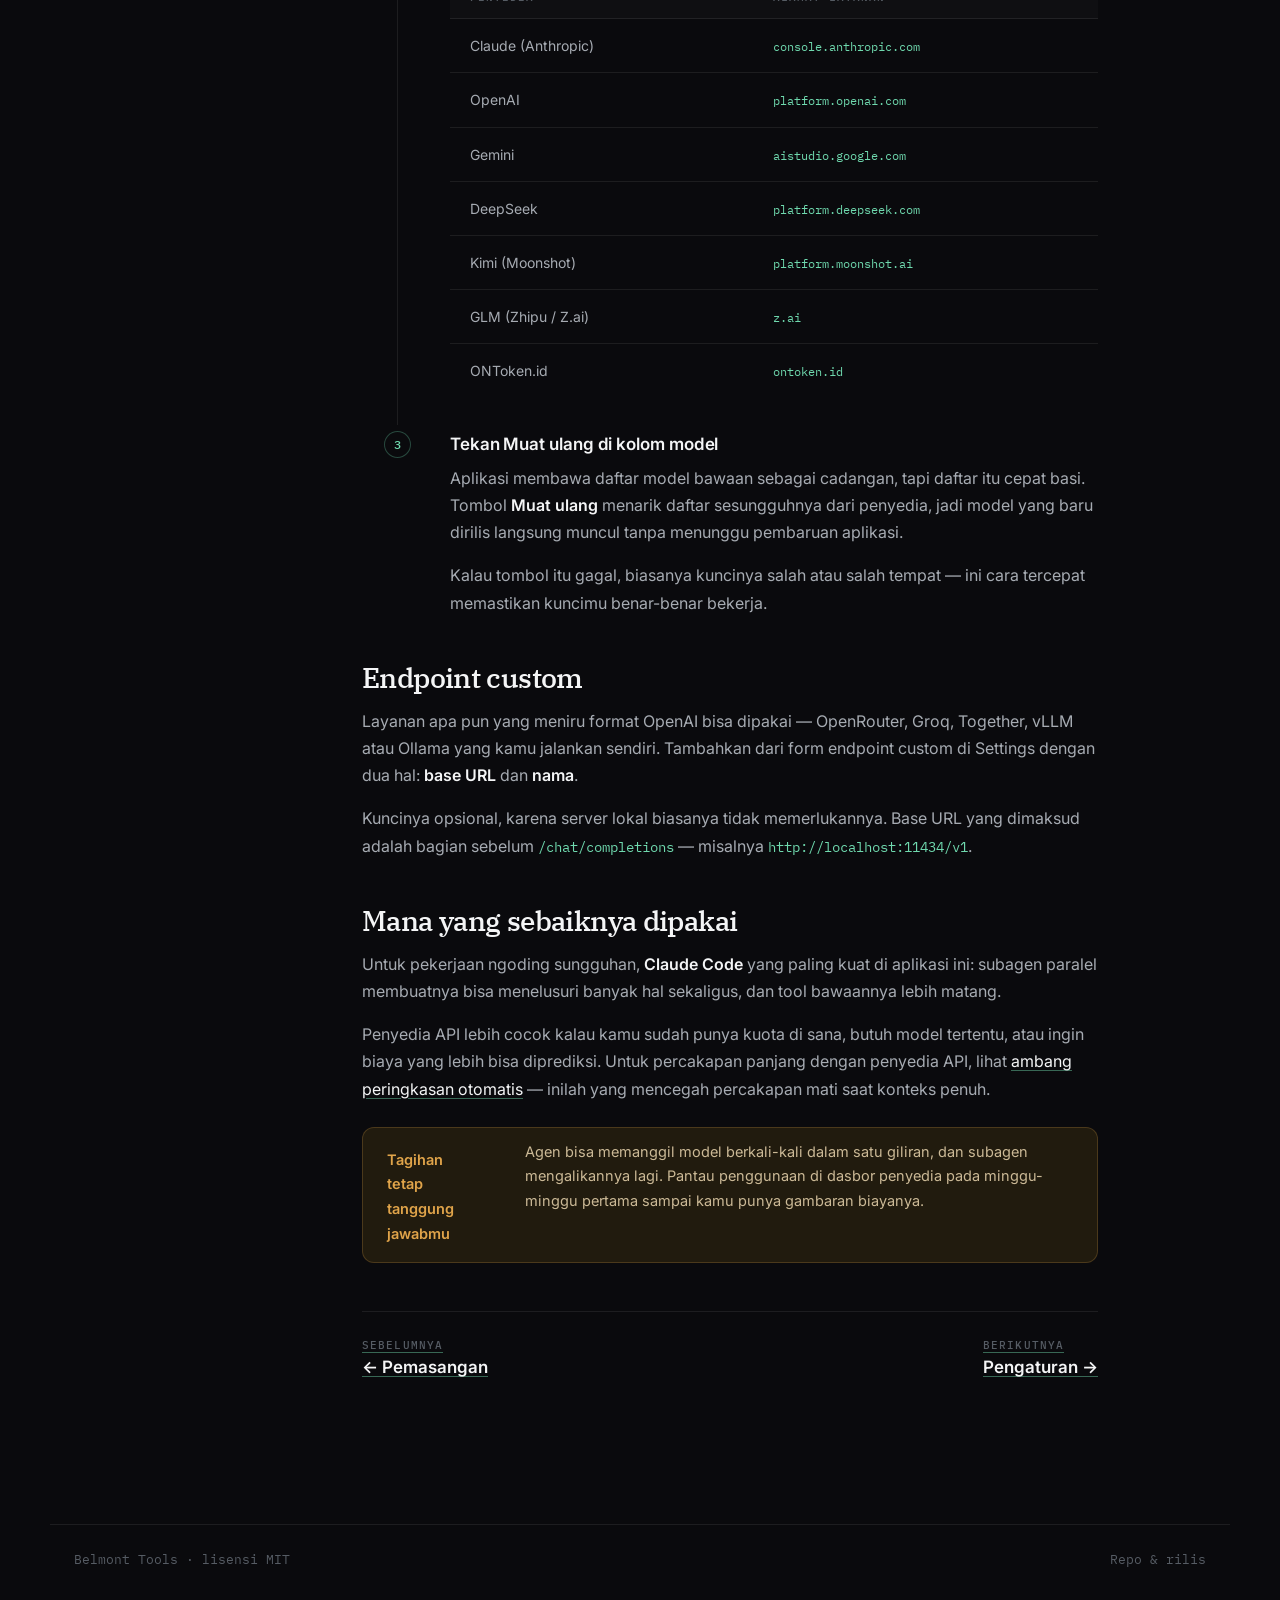
<file: panduan/provider.html>
<!DOCTYPE html>
<html lang="id">
<head>
<meta charset="utf-8">
<meta name="viewport" content="width=device-width, initial-scale=1">
<title>Penyedia &amp; kunci API — Belmont Tools</title>
<meta name="description" content="Memilih penyedia AI di Belmont Tools: login akun Claude, kunci API Anthropic, OpenAI, Gemini, DeepSeek, Kimi, GLM, ONToken, atau endpoint OpenAI-compatible sendiri.">
<link rel="canonical" href="https://agentharness.my.id/panduan/provider.html">
<link rel="icon" href="/favicon.ico" sizes="32x32">
<link rel="icon" href="/favicon.svg" type="image/svg+xml">
<link rel="apple-touch-icon" href="/apple-touch-icon.png">
<link rel="preconnect" href="https://fonts.googleapis.com">
<link rel="preconnect" href="https://fonts.gstatic.com" crossorigin>
<link rel="stylesheet" href="https://fonts.googleapis.com/css2?family=IBM+Plex+Serif:wght@400;500&family=Inter:wght@400;500;600&family=IBM+Plex+Mono:wght@400;500&display=swap">
<link rel="stylesheet" href="../aset/gaya.css">
</head>
<body>

<a class="lewati" href="#isi">Lewati ke isi</a>

<div class="aura" aria-hidden="true"><i></i><i></i><i></i></div>

<header class="kepala">
  <div class="bungkus kepala-isi">
    <a class="merek" href="../index.html">
      <svg viewBox="0 0 100 100" aria-hidden="true"><rect width="100" height="100" rx="24" fill="#6fd9ae"/><path fill="#0a0a0d" fill-rule="evenodd" d="M24 20H52a15 15 0 010 30H24Zm0 30h30a15 15 0 010 30H24Zm14-20h11a5 5 0 010 10H38Zm0 30h13a5 5 0 010 10H38Z"/></svg>
      <span class="merek-teks">
        <b>Belmont Tools</b>
        <span>AGEN HARNESS</span>
      </span>
    </a>
    <nav class="nav">
      <a href="../index.html#fitur">Fitur</a>
      <a href="pasang.html" aria-current="page">Panduan</a>
      <a href="../index.html#unduh">Unduh</a>
      <a href="https://github.com/sinichi-edogawa/belmont" class="sembunyi-hp">GitHub</a>
    </nav>
  </div>
</header>

<main class="bungkus doc" id="isi">

  <aside class="doc-samping">
    <p class="kecil-huruf">Panduan</p>
    <ul>
      <li><a href="pasang.html">Pemasangan</a></li>
      <li><a href="provider.html" aria-current="page">Penyedia &amp; kunci API</a></li>
      <li><a href="pengaturan.html">Pengaturan</a></li>
      <li><a href="subagent.html">Subagen &amp; tugas latar</a></li>
      <li><a href="telegram.html">Telegram</a></li>
      <li><a href="bangun.html">Jalankan dari sumber</a></li>
    </ul>
  </aside>

  <article class="doc-isi">

    <h1>Penyedia &amp; kunci API</h1>
    <p class="doc-ringkas">
      Belmont Tools tidak punya model sendiri dan tidak menjual kuota. Ia menyambung ke
      penyedia yang kamu pilih, dengan akun atau kunci milikmu sendiri.
    </p>

    <h2>Dua jenis penyambungan</h2>
    <p>
      Pilihannya terbagi dua, dan perbedaannya penting karena menentukan fitur apa yang kamu dapat.
    </p>

    <div class="petak">
      <div class="kartu">
        <h3>Claude Code</h3>
        <p>
          Memakai login akun Claude, bukan kunci API. Agennya mengendalikan dirinya sendiri
          dengan tool bawaan Claude Code, dan ini satu-satunya pilihan yang mendukung
          <strong>subagen paralel</strong> serta pengatur <strong>tingkat usaha</strong>.
        </p>
      </div>
      <div class="kartu">
        <h3>Penyedia API</h3>
        <p>
          Anthropic, OpenAI, Gemini, DeepSeek, Kimi, GLM, ONToken, atau endpoint custom.
          Perlu kunci API. Agennya memakai tool milik Belmont Tools dan punya
          <strong>peringkasan otomatis</strong> saat konteks menipis.
        </p>
      </div>
    </div>

    <h2>Login akun Claude</h2>
    <ol class="langkah">
      <li>
        <h3>Pilih Claude Code sebagai penyedia</h3>
        <p>Buka <strong>Settings</strong>, lalu pilih <strong>Claude Code</strong> di daftar penyedia. Ini sudah jadi bawaan.</p>
      </li>
      <li>
        <h3>Buka panel Akun Claude</h3>
        <p>Di bawah pemilih penyedia ada panel <strong>Akun Claude</strong>. Mulai proses login dari situ.</p>
      </li>
      <li>
        <h3>Tempel kode OAuth</h3>
        <p>
          Peramban akan terbuka untuk kamu masuk ke akun Claude. Setelah selesai, kamu
          mendapat kode — tempel kembali ke panel itu.
        </p>
      </li>
    </ol>

    <div class="catatan">
      <p class="catatan-judul">Variabel environment Anthropic diabaikan dengan sengaja</p>
      <p>
        Kalau komputermu punya <code>ANTHROPIC_API_KEY</code>, <code>ANTHROPIC_BASE_URL</code>,
        <code>ANTHROPIC_MODEL</code>, atau saudara-saudaranya, Belmont Tools
        <strong>membuangnya</strong> dari lingkungan proses Claude Code. Tujuannya supaya
        sesi di aplikasi ini selalu memakai akun dan model yang kamu pilih di Settings,
        bukan diam-diam dibelokkan oleh variabel sistem. Kalau kamu memang ingin memakai
        kunci API Anthropic, pilih penyedia <strong>Claude (Anthropic)</strong> dan isi kuncinya di Settings.
      </p>
    </div>

    <h2>Mengisi kunci API</h2>
    <ol class="langkah">
      <li>
        <h3>Pilih penyedianya lebih dulu</h3>
        <p>
          Kolom kunci API hanya menampilkan satu kunci: milik penyedia yang sedang terpilih.
          Kunci penyedia lain tetap tersimpan, tidak hilang saat kamu berpindah.
        </p>
      </li>
      <li>
        <h3>Tempel kunci dari dasbor penyedia</h3>
        <p>Ambil dari halaman API key penyedia bersangkutan:</p>
        <table>
          <thead><tr><th>Penyedia</th><th>Alamat layanan</th></tr></thead>
          <tbody>
            <tr><td>Claude (Anthropic)</td><td><code>console.anthropic.com</code></td></tr>
            <tr><td>OpenAI</td><td><code>platform.openai.com</code></td></tr>
            <tr><td>Gemini</td><td><code>aistudio.google.com</code></td></tr>
            <tr><td>DeepSeek</td><td><code>platform.deepseek.com</code></td></tr>
            <tr><td>Kimi (Moonshot)</td><td><code>platform.moonshot.ai</code></td></tr>
            <tr><td>GLM (Zhipu / Z.ai)</td><td><code>z.ai</code></td></tr>
            <tr><td>ONToken.id</td><td><code>ontoken.id</code></td></tr>
          </tbody>
        </table>
      </li>
      <li>
        <h3>Tekan Muat ulang di kolom model</h3>
        <p>
          Aplikasi membawa daftar model bawaan sebagai cadangan, tapi daftar itu cepat basi.
          Tombol <strong>Muat ulang</strong> menarik daftar sesungguhnya dari penyedia, jadi
          model yang baru dirilis langsung muncul tanpa menunggu pembaruan aplikasi.
        </p>
        <p>
          Kalau tombol itu gagal, biasanya kuncinya salah atau salah tempat — ini cara
          tercepat memastikan kuncimu benar-benar bekerja.
        </p>
      </li>
    </ol>

    <h2>Endpoint custom</h2>
    <p>
      Layanan apa pun yang meniru format OpenAI bisa dipakai — OpenRouter, Groq, Together,
      vLLM atau Ollama yang kamu jalankan sendiri. Tambahkan dari form endpoint custom
      di Settings dengan dua hal: <strong>base URL</strong> dan <strong>nama</strong>.
    </p>
    <p>
      Kuncinya opsional, karena server lokal biasanya tidak memerlukannya.
      Base URL yang dimaksud adalah bagian sebelum <code>/chat/completions</code> —
      misalnya <code>http://localhost:11434/v1</code>.
    </p>

    <h2>Mana yang sebaiknya dipakai</h2>
    <p>
      Untuk pekerjaan ngoding sungguhan, <strong>Claude Code</strong> yang paling kuat di
      aplikasi ini: subagen paralel membuatnya bisa menelusuri banyak hal sekaligus,
      dan tool bawaannya lebih matang.
    </p>
    <p>
      Penyedia API lebih cocok kalau kamu sudah punya kuota di sana, butuh model
      tertentu, atau ingin biaya yang lebih bisa diprediksi. Untuk percakapan panjang
      dengan penyedia API, lihat
      <a href="pengaturan.html#ambangringkas">ambang peringkasan otomatis</a> —
      inilah yang mencegah percakapan mati saat konteks penuh.
    </p>

    <div class="catatan awas">
      <p class="catatan-judul">Tagihan tetap tanggung jawabmu</p>
      <p>
        Agen bisa memanggil model berkali-kali dalam satu giliran, dan subagen
        mengalikannya lagi. Pantau penggunaan di dasbor penyedia pada minggu-minggu
        pertama sampai kamu punya gambaran biayanya.
      </p>
    </div>

    <nav class="lanjut">
      <a href="pasang.html"><span>Sebelumnya</span>← Pemasangan</a>
      <a href="pengaturan.html"><span>Berikutnya</span>Pengaturan →</a>
    </nav>

  </article>
</main>

<footer class="kaki">
  <div class="bungkus kaki-isi">
    <span>Belmont Tools · lisensi MIT</span>
    <a href="https://github.com/sinichi-edogawa/belmont">Repo &amp; rilis</a>
  </div>
</footer>

<script src="../aset/gerak.js" defer></script>
</body>
</html>
</file>
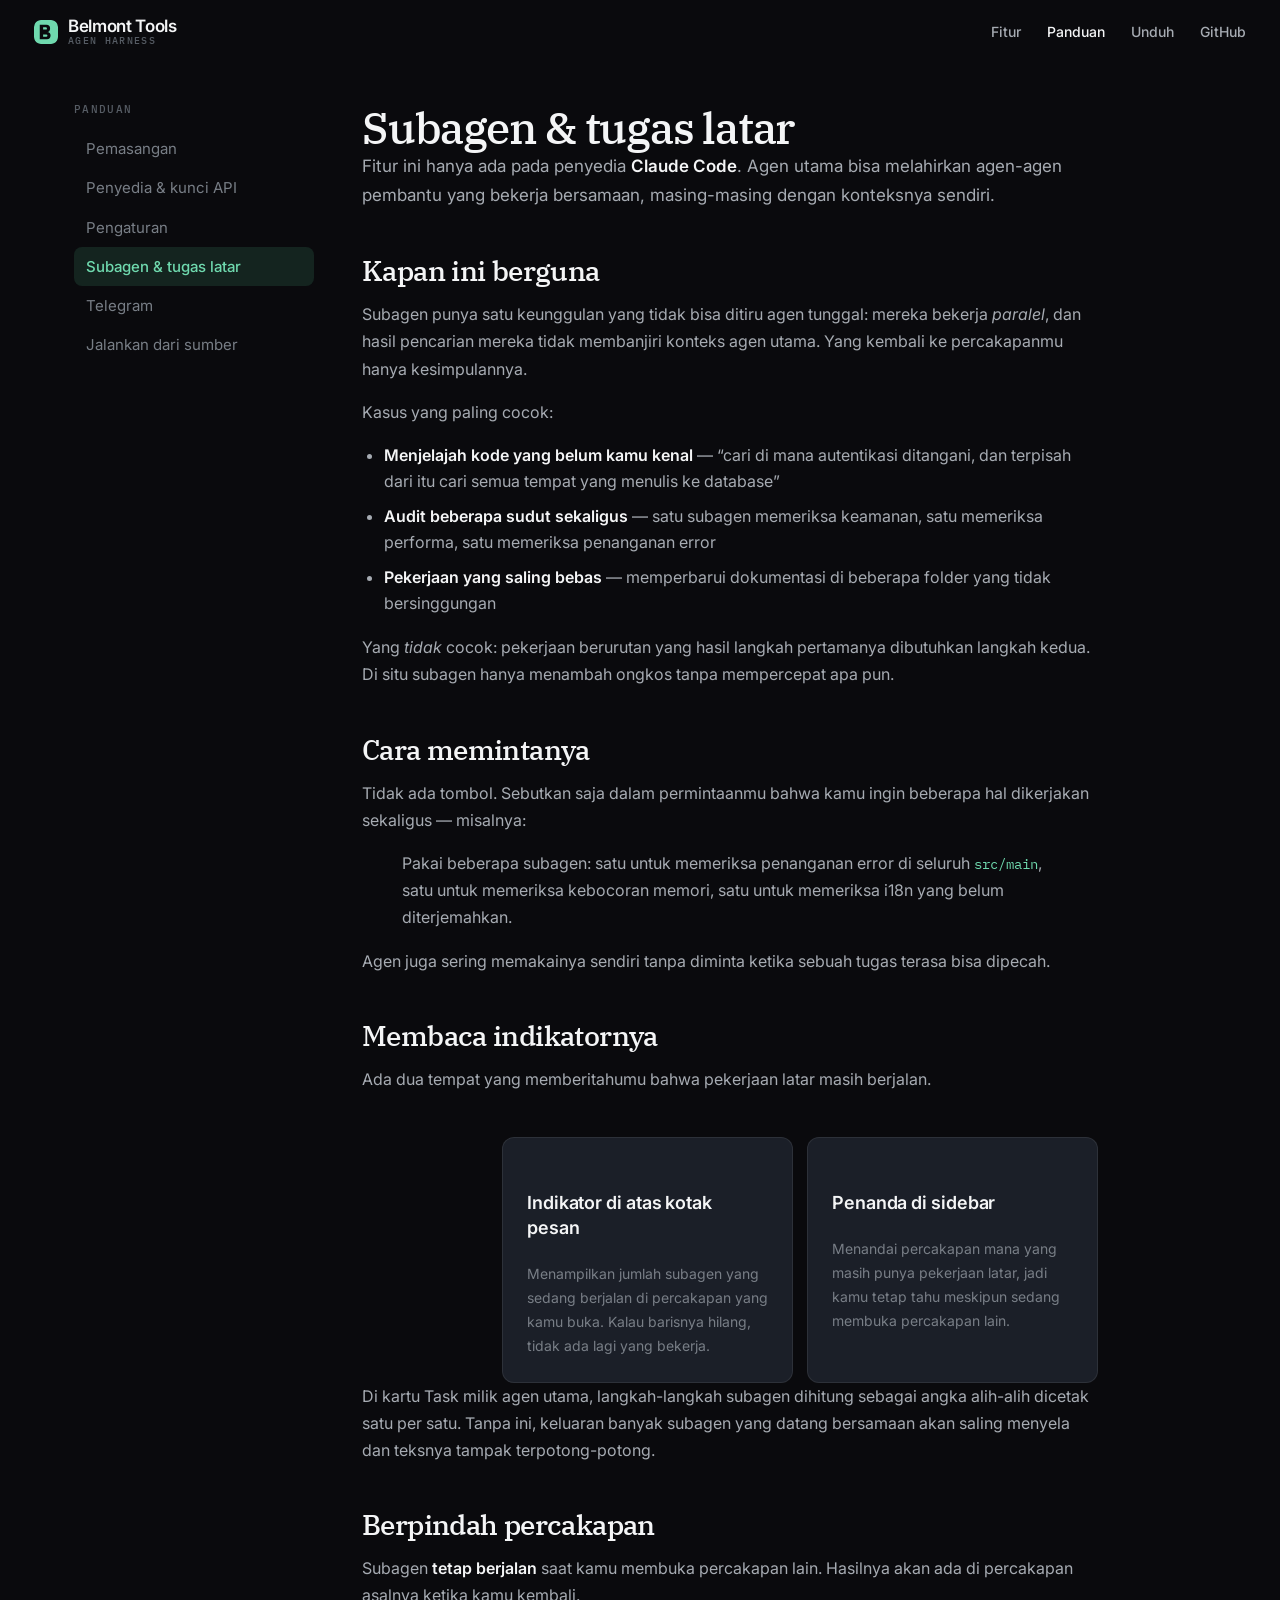
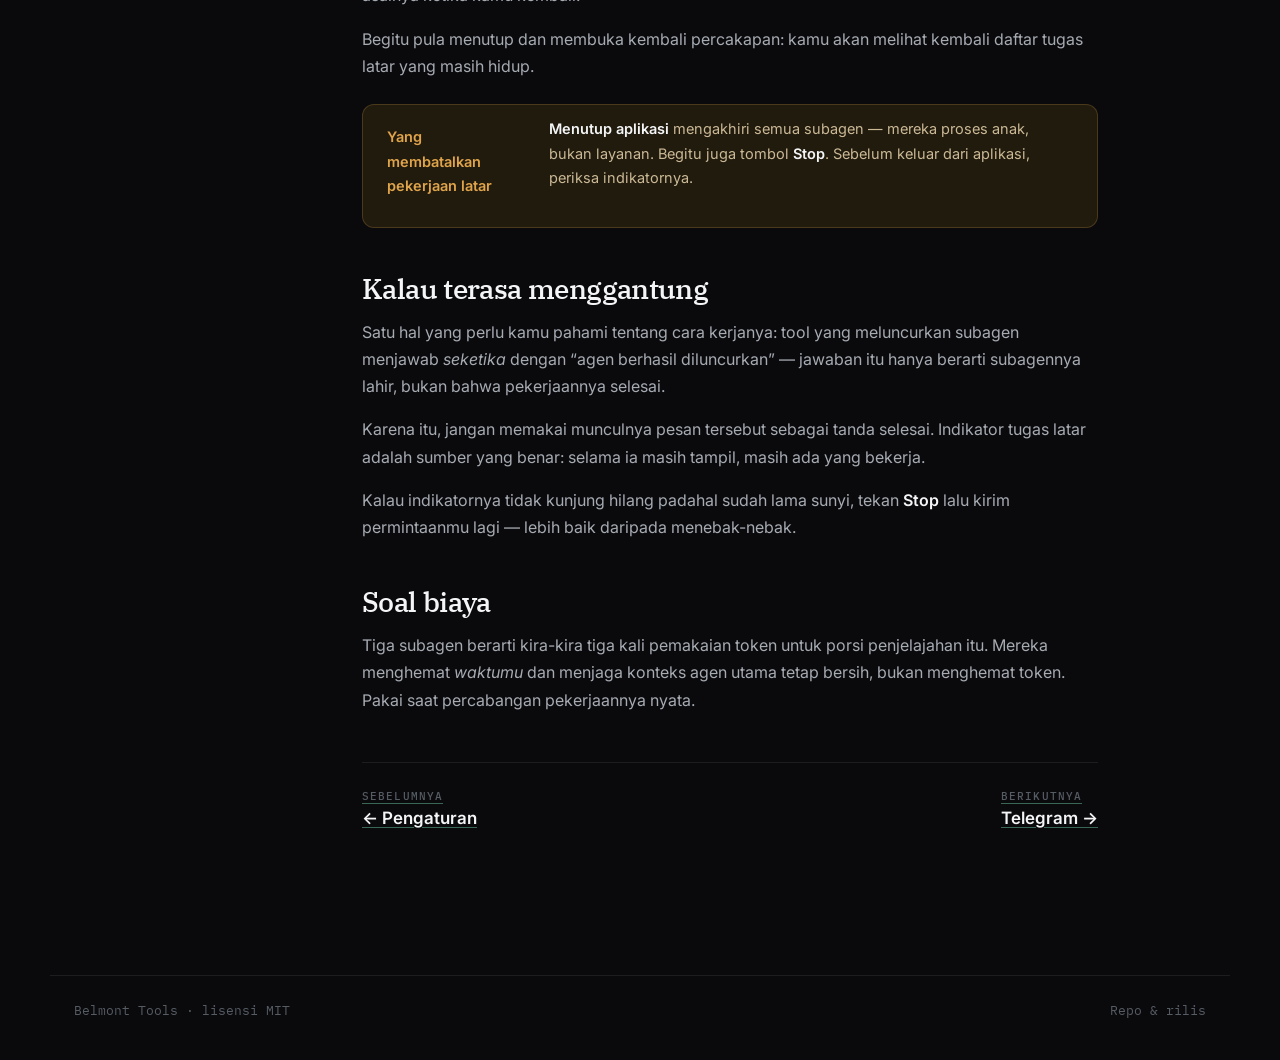
<file: panduan/subagent.html>
<!DOCTYPE html>
<html lang="id">
<head>
<meta charset="utf-8">
<meta name="viewport" content="width=device-width, initial-scale=1">
<title>Subagen &amp; tugas latar — Belmont Tools</title>
<meta name="description" content="Menjalankan beberapa subagen sekaligus di Belmont Tools, membaca indikator tugas latar, dan apa yang terjadi saat berpindah percakapan.">
<link rel="canonical" href="https://agentharness.my.id/panduan/subagent.html">
<link rel="icon" href="/favicon.ico" sizes="32x32">
<link rel="icon" href="/favicon.svg" type="image/svg+xml">
<link rel="apple-touch-icon" href="/apple-touch-icon.png">
<link rel="preconnect" href="https://fonts.googleapis.com">
<link rel="preconnect" href="https://fonts.gstatic.com" crossorigin>
<link rel="stylesheet" href="https://fonts.googleapis.com/css2?family=IBM+Plex+Serif:wght@400;500&family=Inter:wght@400;500;600&family=IBM+Plex+Mono:wght@400;500&display=swap">
<link rel="stylesheet" href="../aset/gaya.css">
</head>
<body>

<a class="lewati" href="#isi">Lewati ke isi</a>

<div class="aura" aria-hidden="true"><i></i><i></i><i></i></div>

<header class="kepala">
  <div class="bungkus kepala-isi">
    <a class="merek" href="../index.html">
      <svg viewBox="0 0 100 100" aria-hidden="true"><rect width="100" height="100" rx="24" fill="#6fd9ae"/><path fill="#0a0a0d" fill-rule="evenodd" d="M24 20H52a15 15 0 010 30H24Zm0 30h30a15 15 0 010 30H24Zm14-20h11a5 5 0 010 10H38Zm0 30h13a5 5 0 010 10H38Z"/></svg>
      <span class="merek-teks">
        <b>Belmont Tools</b>
        <span>AGEN HARNESS</span>
      </span>
    </a>
    <nav class="nav">
      <a href="../index.html#fitur">Fitur</a>
      <a href="pasang.html" aria-current="page">Panduan</a>
      <a href="../index.html#unduh">Unduh</a>
      <a href="https://github.com/sinichi-edogawa/belmont" class="sembunyi-hp">GitHub</a>
    </nav>
  </div>
</header>

<main class="bungkus doc" id="isi">

  <aside class="doc-samping">
    <p class="kecil-huruf">Panduan</p>
    <ul>
      <li><a href="pasang.html">Pemasangan</a></li>
      <li><a href="provider.html">Penyedia &amp; kunci API</a></li>
      <li><a href="pengaturan.html">Pengaturan</a></li>
      <li><a href="subagent.html" aria-current="page">Subagen &amp; tugas latar</a></li>
      <li><a href="telegram.html">Telegram</a></li>
      <li><a href="bangun.html">Jalankan dari sumber</a></li>
    </ul>
  </aside>

  <article class="doc-isi">

    <h1>Subagen &amp; tugas latar</h1>
    <p class="doc-ringkas">
      Fitur ini hanya ada pada penyedia <strong>Claude Code</strong>. Agen utama bisa
      melahirkan agen-agen pembantu yang bekerja bersamaan, masing-masing dengan
      konteksnya sendiri.
    </p>

    <h2>Kapan ini berguna</h2>
    <p>
      Subagen punya satu keunggulan yang tidak bisa ditiru agen tunggal: mereka bekerja
      <em>paralel</em>, dan hasil pencarian mereka tidak membanjiri konteks agen utama.
      Yang kembali ke percakapanmu hanya kesimpulannya.
    </p>
    <p>Kasus yang paling cocok:</p>
    <ul>
      <li><strong>Menjelajah kode yang belum kamu kenal</strong> — &ldquo;cari di mana autentikasi ditangani, dan terpisah dari itu cari semua tempat yang menulis ke database&rdquo;</li>
      <li><strong>Audit beberapa sudut sekaligus</strong> — satu subagen memeriksa keamanan, satu memeriksa performa, satu memeriksa penanganan error</li>
      <li><strong>Pekerjaan yang saling bebas</strong> — memperbarui dokumentasi di beberapa folder yang tidak bersinggungan</li>
    </ul>
    <p>
      Yang <em>tidak</em> cocok: pekerjaan berurutan yang hasil langkah pertamanya
      dibutuhkan langkah kedua. Di situ subagen hanya menambah ongkos tanpa mempercepat apa pun.
    </p>

    <h2>Cara memintanya</h2>
    <p>
      Tidak ada tombol. Sebutkan saja dalam permintaanmu bahwa kamu ingin beberapa hal
      dikerjakan sekaligus — misalnya:
    </p>
    <blockquote>
      <p>
        Pakai beberapa subagen: satu untuk memeriksa penanganan error di seluruh
        <code>src/main</code>, satu untuk memeriksa kebocoran memori, satu untuk
        memeriksa i18n yang belum diterjemahkan.
      </p>
    </blockquote>
    <p>
      Agen juga sering memakainya sendiri tanpa diminta ketika sebuah tugas terasa
      bisa dipecah.
    </p>

    <h2>Membaca indikatornya</h2>
    <p>Ada dua tempat yang memberitahumu bahwa pekerjaan latar masih berjalan.</p>

    <div class="petak">
      <div class="kartu">
        <h3>Indikator di atas kotak pesan</h3>
        <p>
          Menampilkan jumlah subagen yang sedang berjalan di percakapan yang kamu buka.
          Kalau barisnya hilang, tidak ada lagi yang bekerja.
        </p>
      </div>
      <div class="kartu">
        <h3>Penanda di sidebar</h3>
        <p>
          Menandai percakapan mana yang masih punya pekerjaan latar, jadi kamu tetap tahu
          meskipun sedang membuka percakapan lain.
        </p>
      </div>
    </div>

    <p>
      Di kartu Task milik agen utama, langkah-langkah subagen dihitung sebagai angka
      alih-alih dicetak satu per satu. Tanpa ini, keluaran banyak subagen yang datang
      bersamaan akan saling menyela dan teksnya tampak terpotong-potong.
    </p>

    <h2>Berpindah percakapan</h2>
    <p>
      Subagen <strong>tetap berjalan</strong> saat kamu membuka percakapan lain. Hasilnya
      akan ada di percakapan asalnya ketika kamu kembali.
    </p>
    <p>
      Begitu pula menutup dan membuka kembali percakapan: kamu akan melihat kembali
      daftar tugas latar yang masih hidup.
    </p>

    <div class="catatan awas">
      <p class="catatan-judul">Yang membatalkan pekerjaan latar</p>
      <p>
        <strong>Menutup aplikasi</strong> mengakhiri semua subagen — mereka proses anak,
        bukan layanan. Begitu juga tombol <strong>Stop</strong>. Sebelum keluar dari
        aplikasi, periksa indikatornya.
      </p>
    </div>

    <h2>Kalau terasa menggantung</h2>
    <p>
      Satu hal yang perlu kamu pahami tentang cara kerjanya: tool yang meluncurkan subagen
      menjawab <em>seketika</em> dengan &ldquo;agen berhasil diluncurkan&rdquo; — jawaban itu
      hanya berarti subagennya lahir, bukan bahwa pekerjaannya selesai.
    </p>
    <p>
      Karena itu, jangan memakai munculnya pesan tersebut sebagai tanda selesai.
      Indikator tugas latar adalah sumber yang benar: selama ia masih tampil, masih ada
      yang bekerja.
    </p>
    <p>
      Kalau indikatornya tidak kunjung hilang padahal sudah lama sunyi, tekan
      <strong>Stop</strong> lalu kirim permintaanmu lagi — lebih baik daripada menebak-nebak.
    </p>

    <h2>Soal biaya</h2>
    <p>
      Tiga subagen berarti kira-kira tiga kali pemakaian token untuk porsi penjelajahan itu.
      Mereka menghemat <em>waktumu</em> dan menjaga konteks agen utama tetap bersih, bukan
      menghemat token. Pakai saat percabangan pekerjaannya nyata.
    </p>

    <nav class="lanjut">
      <a href="pengaturan.html"><span>Sebelumnya</span>← Pengaturan</a>
      <a href="telegram.html"><span>Berikutnya</span>Telegram →</a>
    </nav>

  </article>
</main>

<footer class="kaki">
  <div class="bungkus kaki-isi">
    <span>Belmont Tools · lisensi MIT</span>
    <a href="https://github.com/sinichi-edogawa/belmont">Repo &amp; rilis</a>
  </div>
</footer>

<script src="../aset/gerak.js" defer></script>
</body>
</html>
</file>
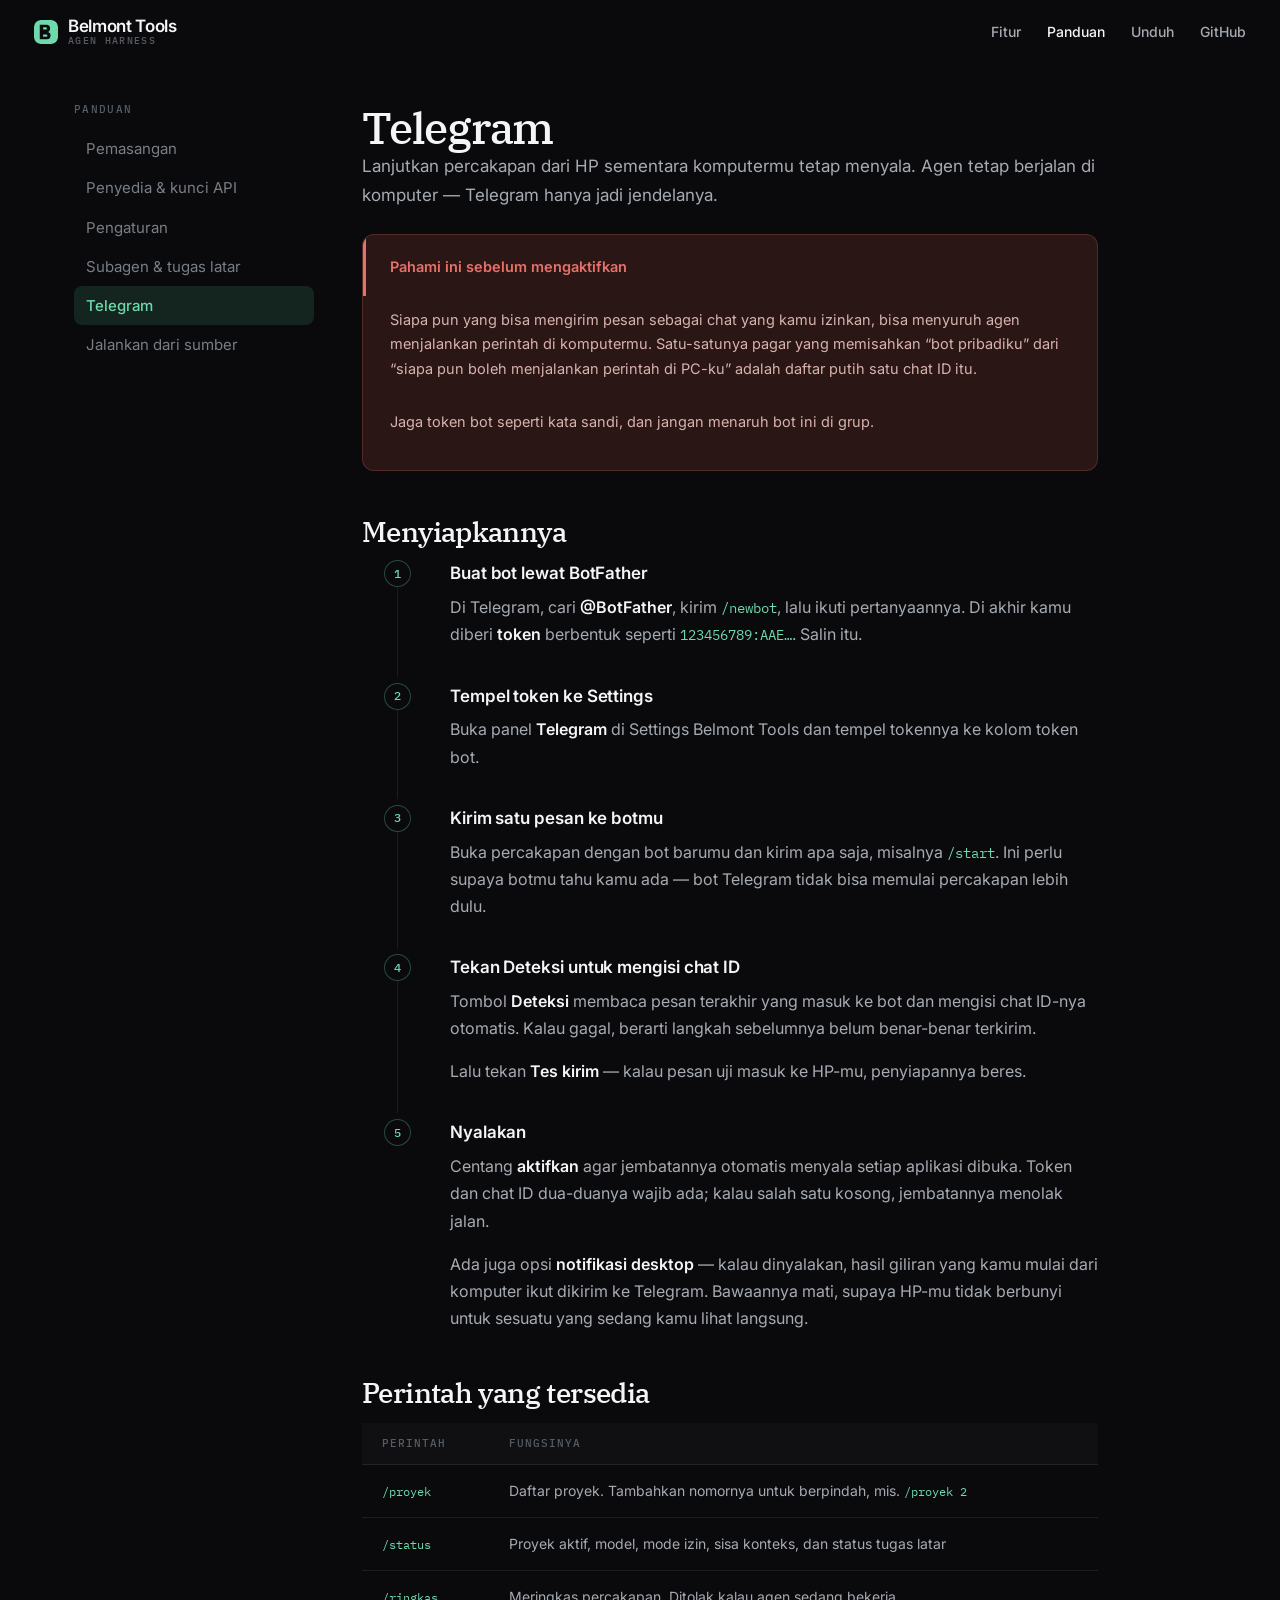
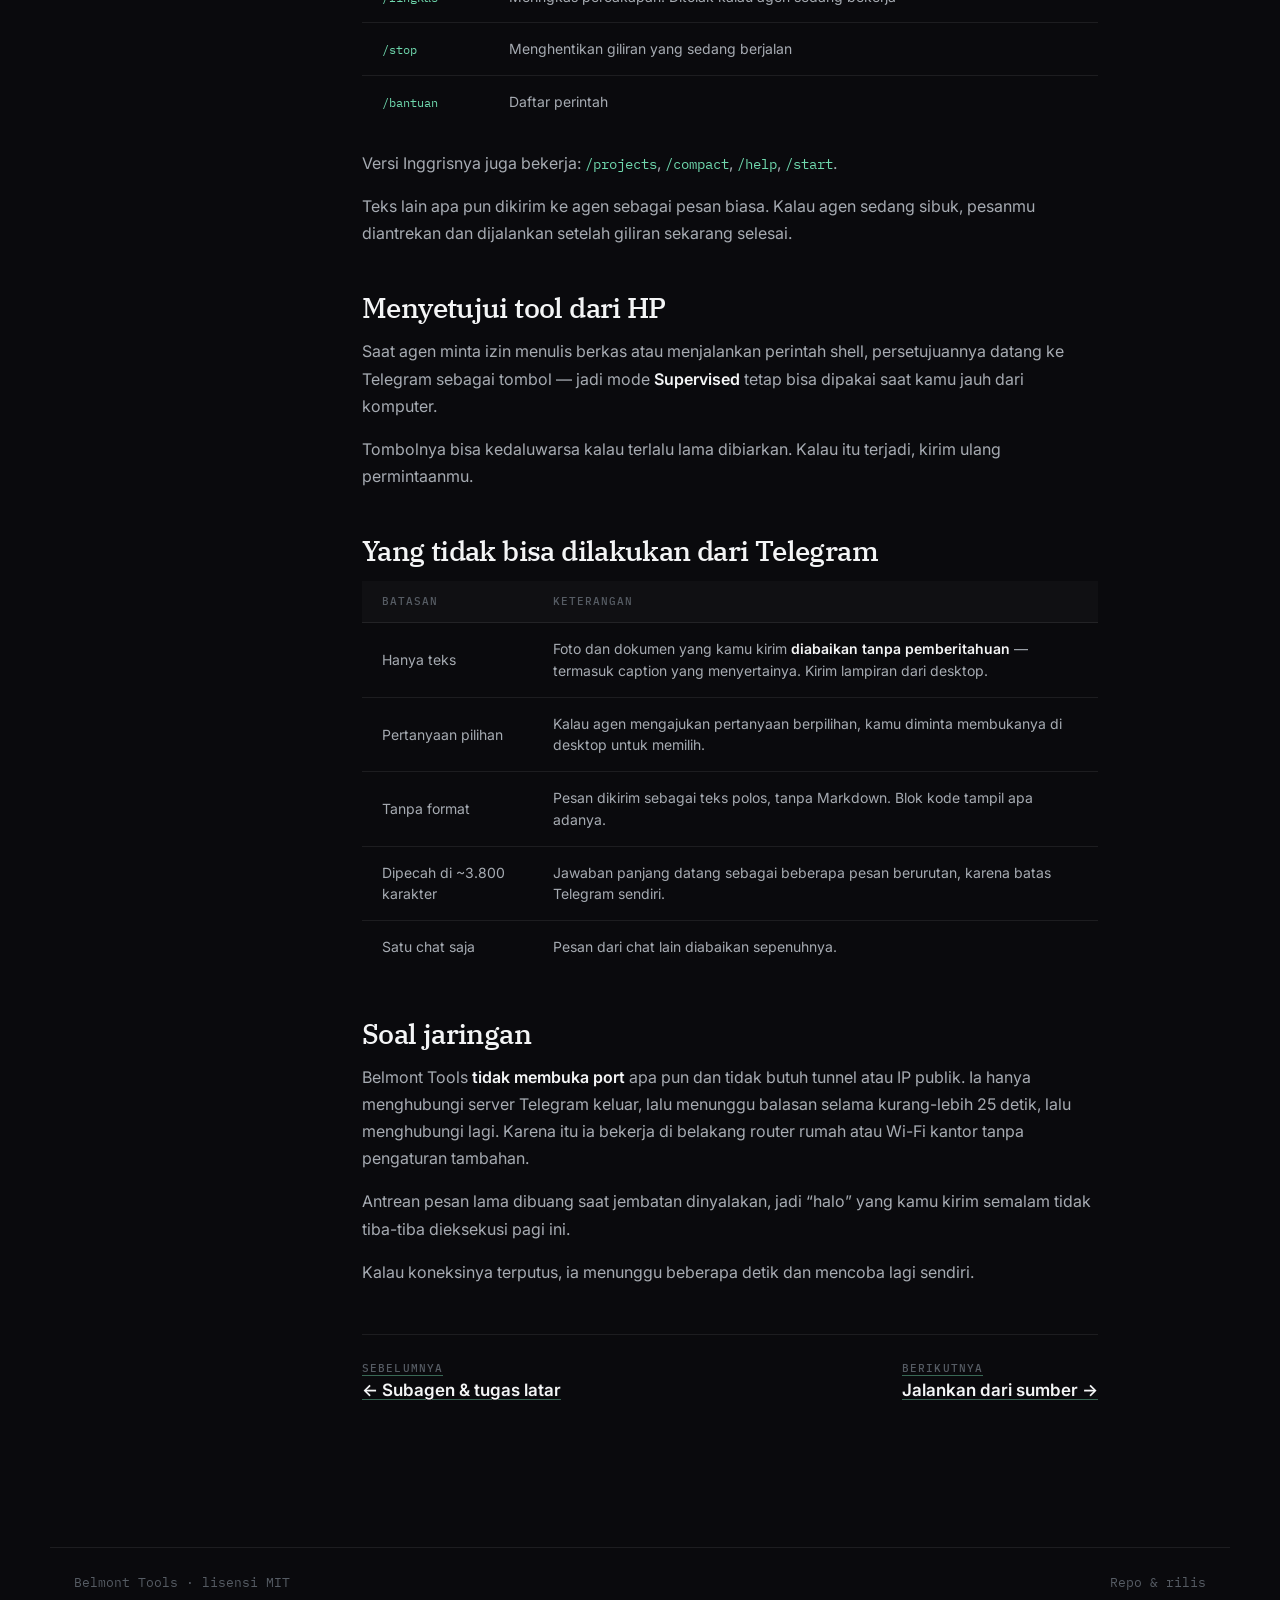
<file: panduan/telegram.html>
<!DOCTYPE html>
<html lang="id">
<head>
<meta charset="utf-8">
<meta name="viewport" content="width=device-width, initial-scale=1">
<title>Telegram — Belmont Tools</title>
<meta name="description" content="Mengendalikan agen Belmont Tools dari Telegram: membuat bot, mengisi token dan chat ID, daftar perintah, serta batasan dan risikonya.">
<link rel="canonical" href="https://agentharness.my.id/panduan/telegram.html">
<link rel="icon" href="/favicon.ico" sizes="32x32">
<link rel="icon" href="/favicon.svg" type="image/svg+xml">
<link rel="apple-touch-icon" href="/apple-touch-icon.png">
<link rel="preconnect" href="https://fonts.googleapis.com">
<link rel="preconnect" href="https://fonts.gstatic.com" crossorigin>
<link rel="stylesheet" href="https://fonts.googleapis.com/css2?family=IBM+Plex+Serif:wght@400;500&family=Inter:wght@400;500;600&family=IBM+Plex+Mono:wght@400;500&display=swap">
<link rel="stylesheet" href="../aset/gaya.css">
</head>
<body>

<a class="lewati" href="#isi">Lewati ke isi</a>

<div class="aura" aria-hidden="true"><i></i><i></i><i></i></div>

<header class="kepala">
  <div class="bungkus kepala-isi">
    <a class="merek" href="../index.html">
      <svg viewBox="0 0 100 100" aria-hidden="true"><rect width="100" height="100" rx="24" fill="#6fd9ae"/><path fill="#0a0a0d" fill-rule="evenodd" d="M24 20H52a15 15 0 010 30H24Zm0 30h30a15 15 0 010 30H24Zm14-20h11a5 5 0 010 10H38Zm0 30h13a5 5 0 010 10H38Z"/></svg>
      <span class="merek-teks">
        <b>Belmont Tools</b>
        <span>AGEN HARNESS</span>
      </span>
    </a>
    <nav class="nav">
      <a href="../index.html#fitur">Fitur</a>
      <a href="pasang.html" aria-current="page">Panduan</a>
      <a href="../index.html#unduh">Unduh</a>
      <a href="https://github.com/sinichi-edogawa/belmont" class="sembunyi-hp">GitHub</a>
    </nav>
  </div>
</header>

<main class="bungkus doc" id="isi">

  <aside class="doc-samping">
    <p class="kecil-huruf">Panduan</p>
    <ul>
      <li><a href="pasang.html">Pemasangan</a></li>
      <li><a href="provider.html">Penyedia &amp; kunci API</a></li>
      <li><a href="pengaturan.html">Pengaturan</a></li>
      <li><a href="subagent.html">Subagen &amp; tugas latar</a></li>
      <li><a href="telegram.html" aria-current="page">Telegram</a></li>
      <li><a href="bangun.html">Jalankan dari sumber</a></li>
    </ul>
  </aside>

  <article class="doc-isi">

    <h1>Telegram</h1>
    <p class="doc-ringkas">
      Lanjutkan percakapan dari HP sementara komputermu tetap menyala. Agen tetap berjalan
      di komputer — Telegram hanya jadi jendelanya.
    </p>

    <div class="catatan bahaya">
      <p class="catatan-judul">Pahami ini sebelum mengaktifkan</p>
      <p>
        Siapa pun yang bisa mengirim pesan sebagai chat yang kamu izinkan, bisa menyuruh
        agen menjalankan perintah di komputermu. Satu-satunya pagar yang memisahkan
        &ldquo;bot pribadiku&rdquo; dari &ldquo;siapa pun boleh menjalankan perintah di PC-ku&rdquo;
        adalah daftar putih satu chat ID itu.
      </p>
      <p>
        Jaga token bot seperti kata sandi, dan jangan menaruh bot ini di grup.
      </p>
    </div>

    <h2>Menyiapkannya</h2>
    <ol class="langkah">
      <li>
        <h3>Buat bot lewat BotFather</h3>
        <p>
          Di Telegram, cari <strong>@BotFather</strong>, kirim <code>/newbot</code>, lalu
          ikuti pertanyaannya. Di akhir kamu diberi <strong>token</strong> berbentuk seperti
          <code>123456789:AAE…</code>. Salin itu.
        </p>
      </li>
      <li>
        <h3>Tempel token ke Settings</h3>
        <p>
          Buka panel <strong>Telegram</strong> di Settings Belmont Tools dan tempel tokennya
          ke kolom token bot.
        </p>
      </li>
      <li>
        <h3>Kirim satu pesan ke botmu</h3>
        <p>
          Buka percakapan dengan bot barumu dan kirim apa saja, misalnya
          <code>/start</code>. Ini perlu supaya botmu tahu kamu ada — bot Telegram tidak
          bisa memulai percakapan lebih dulu.
        </p>
      </li>
      <li>
        <h3>Tekan Deteksi untuk mengisi chat ID</h3>
        <p>
          Tombol <strong>Deteksi</strong> membaca pesan terakhir yang masuk ke bot dan
          mengisi chat ID-nya otomatis. Kalau gagal, berarti langkah sebelumnya belum
          benar-benar terkirim.
        </p>
        <p>
          Lalu tekan <strong>Tes kirim</strong> — kalau pesan uji masuk ke HP-mu,
          penyiapannya beres.
        </p>
      </li>
      <li>
        <h3>Nyalakan</h3>
        <p>
          Centang <strong>aktifkan</strong> agar jembatannya otomatis menyala setiap
          aplikasi dibuka. Token dan chat ID dua-duanya wajib ada; kalau salah satu
          kosong, jembatannya menolak jalan.
        </p>
        <p>
          Ada juga opsi <strong>notifikasi desktop</strong> — kalau dinyalakan, hasil
          giliran yang kamu mulai dari komputer ikut dikirim ke Telegram. Bawaannya mati,
          supaya HP-mu tidak berbunyi untuk sesuatu yang sedang kamu lihat langsung.
        </p>
      </li>
    </ol>

    <h2>Perintah yang tersedia</h2>
    <table>
      <thead><tr><th>Perintah</th><th>Fungsinya</th></tr></thead>
      <tbody>
        <tr><td><code>/proyek</code></td><td>Daftar proyek. Tambahkan nomornya untuk berpindah, mis. <code>/proyek 2</code></td></tr>
        <tr><td><code>/status</code></td><td>Proyek aktif, model, mode izin, sisa konteks, dan status tugas latar</td></tr>
        <tr><td><code>/ringkas</code></td><td>Meringkas percakapan. Ditolak kalau agen sedang bekerja</td></tr>
        <tr><td><code>/stop</code></td><td>Menghentikan giliran yang sedang berjalan</td></tr>
        <tr><td><code>/bantuan</code></td><td>Daftar perintah</td></tr>
      </tbody>
    </table>
    <p>
      Versi Inggrisnya juga bekerja: <code>/projects</code>, <code>/compact</code>,
      <code>/help</code>, <code>/start</code>.
    </p>
    <p>
      Teks lain apa pun dikirim ke agen sebagai pesan biasa. Kalau agen sedang sibuk,
      pesanmu diantrekan dan dijalankan setelah giliran sekarang selesai.
    </p>

    <h2>Menyetujui tool dari HP</h2>
    <p>
      Saat agen minta izin menulis berkas atau menjalankan perintah shell, persetujuannya
      datang ke Telegram sebagai tombol — jadi mode <strong>Supervised</strong> tetap bisa
      dipakai saat kamu jauh dari komputer.
    </p>
    <p>
      Tombolnya bisa kedaluwarsa kalau terlalu lama dibiarkan. Kalau itu terjadi, kirim
      ulang permintaanmu.
    </p>

    <h2>Yang tidak bisa dilakukan dari Telegram</h2>
    <table>
      <thead><tr><th>Batasan</th><th>Keterangan</th></tr></thead>
      <tbody>
        <tr>
          <td>Hanya teks</td>
          <td>Foto dan dokumen yang kamu kirim <strong>diabaikan tanpa pemberitahuan</strong> — termasuk caption yang menyertainya. Kirim lampiran dari desktop.</td>
        </tr>
        <tr>
          <td>Pertanyaan pilihan</td>
          <td>Kalau agen mengajukan pertanyaan berpilihan, kamu diminta membukanya di desktop untuk memilih.</td>
        </tr>
        <tr>
          <td>Tanpa format</td>
          <td>Pesan dikirim sebagai teks polos, tanpa Markdown. Blok kode tampil apa adanya.</td>
        </tr>
        <tr>
          <td>Dipecah di ~3.800 karakter</td>
          <td>Jawaban panjang datang sebagai beberapa pesan berurutan, karena batas Telegram sendiri.</td>
        </tr>
        <tr>
          <td>Satu chat saja</td>
          <td>Pesan dari chat lain diabaikan sepenuhnya.</td>
        </tr>
      </tbody>
    </table>

    <h2>Soal jaringan</h2>
    <p>
      Belmont Tools <strong>tidak membuka port</strong> apa pun dan tidak butuh tunnel atau
      IP publik. Ia hanya menghubungi server Telegram keluar, lalu menunggu balasan
      selama kurang-lebih 25 detik, lalu menghubungi lagi. Karena itu ia bekerja di
      belakang router rumah atau Wi-Fi kantor tanpa pengaturan tambahan.
    </p>
    <p>
      Antrean pesan lama dibuang saat jembatan dinyalakan, jadi &ldquo;halo&rdquo; yang kamu
      kirim semalam tidak tiba-tiba dieksekusi pagi ini.
    </p>
    <p>
      Kalau koneksinya terputus, ia menunggu beberapa detik dan mencoba lagi sendiri.
    </p>

    <nav class="lanjut">
      <a href="subagent.html"><span>Sebelumnya</span>← Subagen &amp; tugas latar</a>
      <a href="bangun.html"><span>Berikutnya</span>Jalankan dari sumber →</a>
    </nav>

  </article>
</main>

<footer class="kaki">
  <div class="bungkus kaki-isi">
    <span>Belmont Tools · lisensi MIT</span>
    <a href="https://github.com/sinichi-edogawa/belmont">Repo &amp; rilis</a>
  </div>
</footer>

<script src="../aset/gerak.js" defer></script>
</body>
</html>
</file>
<file: aset/gaya.css>
/* ==========================================================================
   Belmont Tools — gaya situs

   Disusun dari tangkapan layar railway.com, bukan dari artikel "design
   breakdown" (yang isinya ternyata karangan). Yang diambil strukturnya:

     · latar halaman hitam, tiap bagian panel membulat yang melayang
     · judul serif dengan tracking negatif, teks jalan sans, angka mono
     · rata: kedalaman dari garis 1px dan permukaan bertingkat
     · alur vertikal di kiri dengan benda yang berjalan mengikuti gulungan

   Yang SENGAJA tidak ada — penanda yang bikin versi lama kelihatan
   hasil generate:
     · tanpa linear-gradient / radial-gradient pada elemen antarmuka
     · tanpa backdrop-filter
     · tanpa filter: blur() / bola aura
     · tanpa box-shadow menyala
     · tanpa emoji sebagai ikon

   Gradien hanya hidup di dalam ilustrasi (aset/langit.svg), tempatnya
   memang di sana.
   ========================================================================== */

:root{
  --hitam:      #0a0a0d;   /* latar halaman */
  --panel:      #15171f;   /* panel melayang */
  --panel2:     #191c25;   /* panel selang-seling */
  --kartu:      #1b1f28;
  --kartu-tin:  #14241f;   /* kartu tingkat unggulan */

  --tinta:      #f4f5f6;
  --redup:      #a6abb2;
  --lembut:     #787e86;
  --samar:      #565c64;

  --garis:      rgba(255,255,255,.08);
  --garis2:     rgba(255,255,255,.14);

  --merek:      #2d7355;   /* hanya untuk tombol utama */
  --merek-hov:  #36886a;
  --aksen:      #6fd9ae;
  --jingga:     #e0a44a;
  --merah:      #e8706a;

  --serif: 'IBM Plex Serif', Georgia, 'Times New Roman', serif;
  --sans:  'Inter', system-ui, -apple-system, 'Segoe UI', sans-serif;
  --mono:  'IBM Plex Mono', ui-monospace, 'Cascadia Mono', Consolas, monospace;

  --mulus: cubic-bezier(.4, 0, .2, 1);

  --sela:  12px;           /* sela antar panel */
  --rad:   20px;
  --lebar: 1180px;
}

*,*::before,*::after{ box-sizing:border-box }

html{ -webkit-text-size-adjust:100%; scroll-behavior:smooth }
@media (prefers-reduced-motion:reduce){ html{ scroll-behavior:auto } }

body{
  margin:0;
  background:var(--hitam);
  color:var(--redup);
  font:400 16px/1.55 var(--sans);
  -webkit-font-smoothing:antialiased;
  -moz-osx-font-smoothing:grayscale;
}

img,svg{ display:block; max-width:100% }
a{ color:inherit; text-decoration:none }

/* ---------- tipografi ------------------------------------------------- */

h1,h2{ font-family:var(--serif); font-weight:500; color:var(--tinta); margin:0;
       text-wrap:balance }
h1{ font-size:clamp(2.25rem, 4.4vw, 3.5rem); line-height:1.1;  letter-spacing:-.028em }
h2{ font-size:clamp(1.75rem, 2.9vw, 2.3rem); line-height:1.18; letter-spacing:-.022em }
h3,h4{ font-family:var(--sans); font-weight:600; color:var(--tinta); margin:0;
       letter-spacing:-.005em }
h3{ font-size:1.0625rem; line-height:1.4 }
h4{ font-size:.9375rem; line-height:1.4 }
p{ margin:0 }

code{ font:400 .875em/1.6 var(--mono); color:var(--aksen) }
pre{ margin:0; overflow-x:auto }

.kecil-huruf{
  font:500 11px/1 var(--mono);
  letter-spacing:.12em; text-transform:uppercase;
  color:var(--samar); margin:0 0 14px;
}

/* ---------- tata letak ------------------------------------------------ */

.bungkus{ width:100%; max-width:var(--lebar); margin-inline:auto; padding-inline:24px }

.panel{
  position:relative;
  margin:0 var(--sela) var(--sela);
  background:var(--panel);
  border-radius:var(--rad);
  overflow:hidden;
}
.panel-2{ background:var(--panel2) }
.dalam{ position:relative; max-width:var(--lebar); margin-inline:auto; padding:88px 56px }

/* ---------- alur vertikal + lentera ----------------------------------- */
/* Rel railway.com punya kereta line-art yang berjalan di atasnya. Saya uji
   dulu dengan dua bidikan berjarak waktu: posisi keretanya identik, jadi
   geraknya terikat gulungan halaman, bukan perulangan waktu. Yang berjalan
   di sini lentera — menyambung ke rumah berlampu di ilustrasi hero. */

.alur{
  position:absolute; left:46px; top:0; bottom:0; width:2px;
  background:rgba(111,217,174,.09);
}
.alur .simpul{
  position:absolute; left:-6px; width:14px; height:14px;
  border-radius:50%; border:1.5px solid #39414a; background:#16191f;
}
.alur .simpul::after{
  content:''; position:absolute; left:50%; top:50%;
  width:72px; height:72px; margin:-36px 0 0 -36px;
  border-radius:50%; background:rgba(111,217,174,.035);
}
.alur .simpul.a{ top:92px } .alur .simpul.b{ top:50% } .alur .simpul.c{ bottom:92px }

.lentera{
  position:absolute; left:50%; top:44%;
  width:36px; height:43px; margin-left:-18px;
}
.lentera::before{
  content:''; position:absolute; left:50%; top:52%;
  width:70px; height:70px; margin:-35px 0 0 -35px;
  border-radius:50%; background:rgba(255,196,122,.055);
}
.lentera svg{ position:relative; width:36px; height:43px }

@keyframes turun{ from{ top:-2% } to{ top:100% } }

@supports (animation-timeline: view()){
  /* Linimasa HARUS di .panel, bukan .alur. .panel memakai overflow:hidden,
     dan itu menjadikannya scroll container — kalau linimasanya dipasang di
     anaknya, progresnya diukur terhadap kotak yang tidak pernah bergulung
     dan mandek di nol. */
  .panel{ view-timeline-name:--alur; view-timeline-axis:block }
  .lentera{
    animation:turun linear both;
    animation-timeline:--alur;
    animation-range:cover 0% cover 100%;
  }
}

/* ---------- kepala ---------------------------------------------------- */

.kepala{ position:relative; z-index:10 }
.kepala-isi{ display:flex; align-items:center; gap:30px; min-height:64px;
             max-width:none; padding-inline:34px }

.merek{ display:flex; align-items:center; gap:10px }
.merek svg{ width:24px; height:24px; border-radius:7px; flex:0 0 24px }
.merek-teks{ display:flex; flex-direction:column; gap:1px; line-height:1 }
.merek-teks b{ font:600 17px/1 var(--sans); letter-spacing:-.02em; color:var(--tinta) }
.merek-teks > span{ font:500 9.5px/1 var(--mono); letter-spacing:.14em; color:var(--samar) }

.nav{ display:flex; align-items:center; gap:26px; margin-left:auto }
.nav a{ font:500 14px/1 var(--sans); color:var(--redup); transition:color .12s var(--mulus) }
.nav a:hover,
.nav a[aria-current="page"]{ color:var(--tinta) }
.kepala .tombol{ margin-left:6px }

/* ---------- tombol ---------------------------------------------------- */

.tombol-baris{ display:flex; flex-wrap:wrap; gap:12px; align-items:center }
.tombol{
  display:inline-flex; align-items:center; justify-content:center; gap:8px;
  font:600 15px/1 var(--sans);
  padding:13px 20px; border-radius:9px; border:1px solid transparent;
  cursor:pointer;
  transition:background .2s var(--mulus), border-color .2s var(--mulus);
}
.tombol svg{ width:15px; height:15px; fill:currentColor; flex-shrink:0 }
.tombol-utama{ background:var(--merek); color:#fff }
.tombol-utama:hover{ background:var(--merek-hov) }
.tombol-sunyi{ background:#101418; color:var(--tinta); border-color:var(--garis2) }
.tombol-sunyi:hover{ background:#182027 }
.tombol-kecil{ padding:9px 15px; font-size:13.5px }
.tombol-penuh{ width:100% }

/* ---------- hero ------------------------------------------------------ */

.p-hero{ background:#05121a; min-height:740px; display:flex; flex-direction:column }
.p-hero::before{
  content:''; position:absolute; inset:0;
  background:url('langit.svg') center bottom / cover no-repeat;
}
.hero-isi{ position:relative; max-width:980px; margin-inline:auto;
           padding:112px 32px 0; text-align:center }
.hero-isi h1{ color:#fff }
.hero-isi > p{ margin:22px auto 0; max-width:600px; font-size:17.5px; color:#b5c8c4 }
.hero-isi > p a{ color:#e3efeb; text-decoration:underline; text-underline-offset:3px }
.hero-tbl{ display:flex; flex-wrap:wrap; gap:12px; justify-content:center; margin-top:34px }
.hero-ket{ position:relative; margin-top:auto; padding:0 32px 34px; text-align:center;
           font:400 12.5px/1.6 var(--mono); color:#7fa096 }

/* Hero sederhana, dipakai halaman 404. */
.hero{ padding:88px 0 64px; text-align:center }
.hero > *{ margin-inline:auto }
.hero h1{ max-width:40rem; margin-bottom:18px }
.hero .utama{ max-width:38rem; font-size:1.0625rem; color:var(--redup) }
.hero .tombol-baris{ justify-content:center; margin-top:28px }

/* ---------- isi bagian ------------------------------------------------ */

.teks{ max-width:520px; margin-left:140px }
.teks h2 + p{ margin-top:18px; font-size:15.5px; line-height:1.65 }

.pil{
  display:inline-block; margin-bottom:22px;
  font:500 12.5px/1 var(--sans);
  padding:7px 12px; border-radius:999px;
  background:rgba(255,255,255,.06); color:var(--redup);
}
.pil-hijau{  background:rgba(111,217,174,.10); color:var(--aksen) }
.pil-jingga{ background:rgba(224,164,74,.10);  color:var(--jingga) }

.pelajari{ color:var(--tinta); font-weight:600 }
.pelajari:hover{ color:var(--aksen) }

.tiga{
  display:grid; grid-template-columns:repeat(3,1fr); gap:40px;
  margin:44px 0 0 140px; padding-top:34px; border-top:1px solid var(--garis);
}
.tiga svg{ width:17px; height:17px; fill:none; stroke:var(--redup);
           stroke-width:1.4; stroke-linecap:round; margin-bottom:13px }
.tiga h3{ margin-bottom:7px }
.tiga p{ font-size:13.5px; line-height:1.55; color:var(--lembut) }

.alternatif{
  display:flex; align-items:center; gap:14px; flex-wrap:wrap;
  margin:38px 0 0 140px; font:400 13px/1 var(--sans); color:var(--samar);
}
.alternatif span{
  font:500 12px/1 var(--mono); padding:6px 10px;
  border:1px solid var(--garis); border-radius:6px; color:var(--lembut);
}

/* ---------- panggung ilustrasi ---------------------------------------- */

.panggung{
  margin:48px 0 0 140px; padding:10px;
  background:#0b0d11; border:1px solid var(--garis); border-radius:14px;
  overflow:hidden;
}
.panggung svg{ width:100%; height:auto }
.panggung-lega{ padding:0 }

/* Ilustrasi antarmuka — digambar, bukan tangkapan layar. */
.jendela{ background:#111316; border-radius:13px; overflow:hidden }
.j-bar{ display:flex; align-items:center; gap:14px; height:46px; padding:0 16px;
        border-bottom:1px solid rgba(255,255,255,.06) }
.lampu{ display:flex; gap:7px }
.lampu i{ width:11px; height:11px; border-radius:50%; display:block }
.j-tajuk{ margin-inline:auto; padding-right:46px;
          font:400 12.5px/1 var(--mono); color:#cfd4d8 }
.j-tajuk .t{ color:#474d52 }
.j-tajuk .sian{ color:#5fc9d4 }
.j-tajuk .hijau{ color:var(--aksen) }

.j-isi{ display:grid; grid-template-columns:276px 1fr; min-height:372px }
.j-samping{ display:flex; flex-direction:column; padding:18px 14px;
            border-right:1px solid rgba(255,255,255,.06) }
.j-label{ margin:0 0 14px; padding:0 8px; font:500 10px/1 var(--mono);
          letter-spacing:.14em; text-transform:uppercase; color:#5a6166 }
.j-chat{ display:flex; align-items:center; gap:10px; padding:9px 10px;
         border-radius:7px; font-size:12.5px; color:#8b9196 }
.j-chat i{ flex:0 0 5px; width:5px; height:5px; border-radius:50%; background:#3a4046 }
.j-chat span{ overflow:hidden; text-overflow:ellipsis; white-space:nowrap }
.j-chat.aktif{ background:rgba(255,255,255,.05); color:var(--tinta); font-weight:500 }
.j-chat.aktif i{ background:var(--aksen) }
.j-chat.aktif b{ width:6px; height:6px; margin-left:auto; border-radius:50%;
                 background:var(--aksen); animation:denyut 2.4s ease-in-out infinite }
.j-kunci{ display:flex; align-items:center; gap:9px; margin-top:auto; padding:11px 12px;
          border:1px solid rgba(255,255,255,.07); border-radius:9px;
          font:400 11.5px/1.3 var(--mono); color:#8b9196 }
.j-kunci svg{ flex:0 0 13px; width:13px; height:13px; fill:none;
              stroke:var(--aksen); stroke-width:1.6 }
.j-kunci b{ color:var(--aksen); font-weight:400 }

.j-utama{ display:flex; flex-direction:column; gap:13px; padding:20px 22px }
.j-user{ align-self:flex-end; max-width:76%; padding:11px 14px; font-size:12.5px;
         background:#1c2026; color:#dfe3e6; border-radius:11px 4px 11px 11px }
.j-agen{ padding:12px 14px; font-size:12.5px; line-height:1.6;
         background:#15181c; color:#c3c9cd; border-radius:4px 11px 11px 11px }
.j-agen b{ color:var(--tinta); font-weight:600 }
.j-aliran{ padding:13px 15px; background:#0c0e11; border-radius:9px;
           border:1px solid rgba(255,255,255,.06) }
.j-baris{ display:flex; justify-content:space-between; gap:16px;
          font:400 12px/1.9 var(--mono) }
.j-baris.sian{ color:#5fc9d4 }
.j-baris.hijau{ color:var(--aksen) }
.j-baris .kn{ color:#6b7177 }
.j-bilah{ height:3px; margin-top:12px; border-radius:2px; background:#23282d; overflow:hidden }
.j-bilah i{ display:block; height:100%; width:6%; border-radius:2px;
            background:var(--aksen); animation:isi 12s ease-in-out infinite }
.j-kaki{ display:flex; justify-content:space-between; gap:16px; margin-top:auto;
         padding-top:14px; border-top:1px solid rgba(255,255,255,.06);
         font:400 11.5px/1 var(--mono); color:#6b7177 }
.j-giliran{ display:inline-block; height:14px; overflow:hidden; vertical-align:bottom }
.j-gulung{ display:block; animation:gulung 12s infinite }
.j-gulung span{ display:block; height:14px; line-height:14px }

@keyframes gulung{
  0%,20%  { transform:translateY(0) }
  25%,45% { transform:translateY(-14px) }
  50%,70% { transform:translateY(-28px) }
  75%,100%{ transform:translateY(-42px) }
}
@keyframes isi{ 0%{ width:6% } 30%{ width:38% } 60%{ width:72% } 85%,100%{ width:100% } }
@keyframes denyut{ 0%,100%{ opacity:1 } 50%{ opacity:.25 } }

/* ---------- tabel ----------------------------------------------------- */

.tabel{ margin:44px 0 0 140px }
.tabel, .tabel-bungkus{
  border:1px solid var(--garis); border-radius:12px; overflow:hidden;
}
table{ width:100%; border-collapse:collapse }
th,td{ text-align:left; padding:15px 20px; border-bottom:1px solid var(--garis) }
tr:last-child td{ border-bottom:0 }
th{
  font:500 11px/1 var(--mono); letter-spacing:.09em; text-transform:uppercase;
  color:var(--samar); background:rgba(255,255,255,.025);
}
td{ font-size:14px; color:var(--redup) }
td strong{ color:var(--tinta); font-weight:600 }
td.m{ font:400 12.5px/1.4 var(--mono) }
tr.unggul{ background:var(--kartu-tin) }
.pin{
  display:inline-block; margin-left:9px;
  font:500 10px/1 var(--mono); letter-spacing:.07em;
  padding:4px 7px; border-radius:999px;
  background:rgba(111,217,174,.12); color:var(--aksen);
}

/* ---------- kartu ----------------------------------------------------- */

.petak{ display:grid; grid-template-columns:1fr 1fr; gap:14px; margin:44px 0 0 140px }
.petak-3{ grid-template-columns:repeat(3,1fr) }

.kartu{
  display:flex; flex-direction:column; gap:12px; padding:24px;
  background:var(--kartu); border:1px solid var(--garis); border-radius:12px;
  transition:border-color .2s var(--mulus);
}
.kartu:hover{ border-color:var(--garis2) }
.kartu-tin{ background:var(--kartu-tin); border-color:rgba(111,217,174,.16) }
.kartu p{ flex:1; margin:0; font-size:14px; line-height:1.6; color:var(--lembut) }
.kartu .pil{ margin:0; align-self:flex-start }
.kartu .jdl{ font:500 1.3rem/1.3 var(--serif); color:var(--tinta) }
.kartu .tombol{ margin-top:auto }

.kartu-judul, .ktl{ display:flex; justify-content:space-between; align-items:baseline; gap:16px }
.panah, .ktl .pn{ font:400 15px/1 var(--mono); color:var(--samar);
                  transition:transform .2s var(--mulus), color .2s var(--mulus) }
a.kartu:hover .panah,
a.kartu:hover .ktl .pn{ transform:translateX(4px); color:var(--aksen) }

/* ---------- catatan --------------------------------------------------- */

/* Dua bentuk yang berbeda markup-nya tapi sama tampilannya:

     .catatan  — dipakai halaman panduan. Anak-anaknya langsung <p>, jadi
                 harus grid dua kolom (pita + isi) supaya isinya menumpuk ke
                 bawah. Kalau dibikin flex, judul dan paragrafnya berjajar ke
                 samping dan judulnya terjepit jadi kolom sempit.

     .awas     — dipakai halaman depan, pitanya elemen sungguhan. */

.catatan{
  display:grid; grid-template-columns:3px 1fr;
  margin:24px 0; border:1px solid var(--garis); border-radius:12px; overflow:hidden;
  background:rgba(255,255,255,.025);
}
.catatan::before{ content:''; grid-column:1; grid-row:1 / -1; background:var(--samar) }
.catatan > *{ grid-column:2; margin:0; padding:0 24px }
.catatan > *:first-child{ padding-top:20px }
.catatan > *:last-child{ padding-bottom:20px }
.catatan > * + *{ padding-top:12px }
.catatan.awas  { background:#211b0e; border-color:rgba(224,164,74,.22) }
.catatan.awas::before{ background:var(--jingga) }
.catatan.bahaya{ background:#2a1715; border-color:rgba(232,112,106,.22) }
.catatan.bahaya::before{ background:var(--merah) }

/* Bentuk dengan pembungkus isi (.catatan-isi), masih dipakai di sebagian
   halaman — paddingnya pindah ke pembungkus. */
.catatan > .catatan-isi{ min-width:0; padding:20px 24px }
.catatan > .catatan-isi > :last-child{ margin-bottom:0 }

.awas{
  display:flex; margin:24px 0; border:1px solid var(--garis);
  border-radius:12px; overflow:hidden;
}
.awas .pita{ flex:0 0 3px; background:var(--jingga) }
.awas .isi{ min-width:0; padding:20px 24px; background:#211b0e }

.catatan-judul{ font:600 1.0625rem/1.4 var(--sans); color:var(--tinta) }
.catatan.awas   .catatan-judul{ color:var(--jingga) }
.catatan.bahaya .catatan-judul{ color:var(--merah) }
.catatan p, .awas p{ font-size:14.5px; line-height:1.65 }
.catatan.awas p, .awas .isi p{ color:#cbb996 }
.catatan.bahaya p{ color:#d7b2ae }
.catatan code, .awas code{ color:#d9c79b }

/* ---------- halaman panduan ------------------------------------------- */

.doc{
  display:grid; grid-template-columns:15rem 1fr; gap:48px;
  padding-block:40px 80px;
}
.doc-samping{ position:sticky; top:28px; align-self:start; font-size:.9375rem }
.doc-samping ul{ list-style:none; padding:0; margin:0 }
.doc-samping li{ margin:0 }
.doc-samping a{ display:block; padding:8px 12px; border-radius:8px; color:var(--lembut) }
.doc-samping a:hover{ background:rgba(255,255,255,.04); color:var(--tinta) }
.doc-samping a[aria-current="page"]{
  background:var(--kartu-tin); color:var(--aksen); font-weight:500;
}

.doc-isi{ min-width:0; max-width:46rem }
.doc-isi h1{ font-size:clamp(2rem, 3.6vw, 2.75rem) }
.doc-isi h2{ margin:44px 0 14px; font-size:1.75rem }
.doc-isi h3{ margin:28px 0 10px; font-size:1.125rem }
.doc-isi p{ margin:0 0 16px; line-height:1.7 }
.doc-isi ul,.doc-isi ol{ margin:0 0 18px; padding-left:22px }
.doc-isi li{ margin-bottom:8px; line-height:1.65 }
.doc-isi strong{ color:var(--tinta); font-weight:600 }
.doc-isi a{ color:var(--tinta); text-decoration:underline;
            text-decoration-color:rgba(111,217,174,.45); text-underline-offset:3px }
.doc-isi a:hover{ text-decoration-color:var(--aksen) }
.doc-isi table{ margin-bottom:22px }
.doc-ringkas{ font-size:1.0625rem; color:var(--redup); margin:14px 0 34px }
.doc-isi .kartu p{ margin:0 }

.langkah{ counter-reset:langkah; list-style:none; padding:0; margin:0 0 34px }
.langkah > li{
  position:relative; counter-increment:langkah;
  padding:0 0 28px 52px; border-left:1px solid var(--garis); margin-left:13px;
}
.langkah > li:last-child{ border-left-color:transparent; padding-bottom:0 }
.langkah > li::before{
  content:counter(langkah);
  position:absolute; left:-14px; top:-2px;
  width:27px; height:27px; border-radius:50%;
  display:grid; place-items:center;
  font:500 12px/1 var(--mono); color:var(--aksen);
  background:var(--hitam); border:1px solid rgba(111,217,174,.3);
}
.langkah > li > :first-child{ margin-top:0 }
.langkah > li > :last-child{ margin-bottom:0 }
.langkah h3{ font-size:1.0625rem; margin:0 0 8px }

.lanjut{
  display:flex; justify-content:space-between; gap:20px;
  margin-top:48px; padding-top:28px; border-top:1px solid var(--garis);
}
.lanjut a{ font:600 1.0625rem/1.4 var(--sans); color:var(--tinta) }
.lanjut a:hover{ color:var(--aksen) }
.lanjut a > span{
  display:block; margin-bottom:5px;
  font:500 11px/1 var(--mono); letter-spacing:.1em; text-transform:uppercase;
  color:var(--samar);
}

/* ---------- kaki ------------------------------------------------------ */

.kaki{ padding:64px 0 40px }
.kaki-petak{ display:grid; grid-template-columns:2.2fr 1fr 1fr 1fr; gap:36px }
.kaki h4{ margin-bottom:15px }
.kaki a.k{ display:block; margin-bottom:10px; font-size:14px; color:var(--lembut);
           transition:color .12s var(--mulus) }
.kaki a.k:hover{ color:var(--tinta) }
.kaki-kolom > p{ margin-top:14px; font-size:14px; line-height:1.6;
                 max-width:36ch; color:var(--lembut) }
.kaki-status{ display:inline-block; margin-top:20px;
              font:400 12.5px/1 var(--mono); color:var(--samar) }
.kaki-bawah{
  display:flex; justify-content:space-between; gap:20px;
  margin-top:52px; padding-top:24px; border-top:1px solid var(--garis);
  font:400 12.5px/1.4 var(--mono); color:var(--samar);
}
/* Bentuk ringkas, dipakai halaman panduan dan 404. */
.kaki-isi{
  display:flex; justify-content:space-between; gap:20px; flex-wrap:wrap;
  padding-top:24px; border-top:1px solid var(--garis);
  font:400 12.5px/1.6 var(--mono); color:var(--samar);
}
.kaki-isi a:hover{ color:var(--tinta) }

/* ---------- aksesibilitas --------------------------------------------- */

.lewati{
  position:absolute; left:-9999px; top:0; z-index:100;
  padding:12px 18px; border-radius:0 0 10px 0;
  background:var(--aksen); color:#06130e; font-weight:600;
}
.lewati:focus{ left:0 }

:focus-visible{ outline:2px solid var(--aksen); outline-offset:3px; border-radius:4px }

/* Bola aura versi lama. Markupnya masih ada di beberapa halaman; di sini
   dimatikan, bukan dihapus satu-satu — blur 130px itu justru penanda
   tampilan hasil generate yang ingin dibuang. */
.aura{ display:none }

/* Dipakai gerak.js: elemen muncul saat tergulir masuk layar. */
.muncul{ opacity:0; transform:translateY(14px);
         transition:opacity .5s var(--mulus), transform .5s var(--mulus) }
.muncul.tampak{ opacity:1; transform:none }
.tanpa-js .muncul{ opacity:1; transform:none }

@media (prefers-reduced-motion:reduce){
  .muncul{ opacity:1; transform:none; transition:none }
  .lentera{ animation:none; top:44% }
  .j-gulung,.j-bilah i,.j-chat.aktif b{ animation:none }
}

/* ---------- responsif -------------------------------------------------- */

@media (max-width:1040px){
  .doc{ grid-template-columns:1fr; gap:28px }
  .doc-samping{ position:static }
  .doc-samping ul{ display:flex; flex-wrap:wrap; gap:6px }
}

@media (max-width:980px){
  .alur{ display:none }
  .teks,.tiga,.alternatif,.panggung,.tabel,.petak{ margin-left:0 }
  .tiga,.petak,.petak-3{ grid-template-columns:1fr }
  .dalam{ padding:64px 28px }
  .kepala-isi{ padding-inline:20px; gap:16px }
  .nav{ gap:18px; font-size:13px }
  .kaki-petak{ grid-template-columns:1fr 1fr }
  .p-hero{ min-height:600px }
  .hero-isi{ padding-top:72px }
}

@media (max-width:700px){
  .sembunyi-hp{ display:none }
  .j-isi{ grid-template-columns:1fr }
  .j-samping{ display:none }
  .kaki-petak{ grid-template-columns:1fr }
  .lanjut{ flex-direction:column }
  :root{ --sela:8px; --rad:16px }
}
</file>
